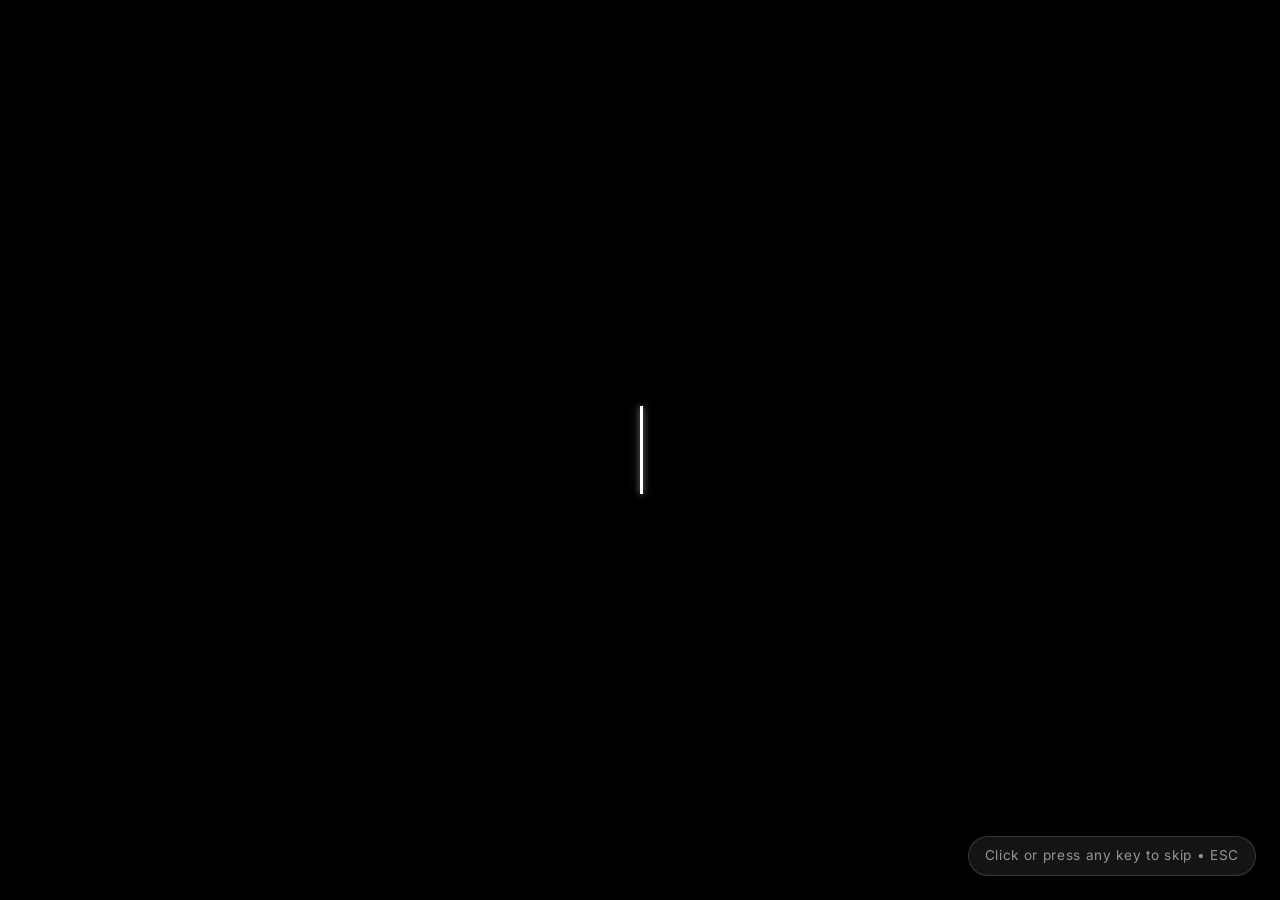
<file: frontend/index.html>
<!DOCTYPE html>
<html lang="en">
<head>
  <meta charset="UTF-8">
  <meta name="viewport" content="width=device-width, initial-scale=1.0">
  <title>typeCode — Improve Typing Speed. Master Coding Accuracy.</title>
  <meta name="description" content="typeCode is a professional typing practice platform for programmers and everyday typists.">

  <!-- Google Fonts: Inter (UI) + Playfair Display (Editorial) + JetBrains Mono -->
  <link rel="preconnect" href="https://fonts.googleapis.com">
  <link rel="preconnect" href="https://fonts.gstatic.com" crossorigin>
  <link href="https://fonts.googleapis.com/css2?family=Inter:wght@300;400;500;600;700;800&family=JetBrains+Mono:wght@400;600;700&family=Playfair+Display:ital,wght@0,400..700;1,400..700&display=swap" rel="stylesheet">

  <!-- Stylesheets -->
  <link rel="stylesheet" href="css/design-system.css">
  <link rel="stylesheet" href="css/components.css">
  <link rel="stylesheet" href="css/intro.css">
  <link rel="stylesheet" href="css/landing.css">
  <link rel="icon" type="image/svg+xml" href="favicon.svg">
</head>
<body>

  <!-- ========================================== -->
  <!-- CINEMATIC INTRO OVERLAY                    -->
  <!-- Covers full screen, pure black, auto-plays -->
  <!-- ========================================== -->
  <div id="intro-overlay" aria-hidden="true">
    <!-- Centered typing area -->
    <div id="typing-container">
      <span id="typed-text"></span><span id="cursor"></span>
    </div>
    <!-- White dot that expands into tunnel flash -->
    <div id="white-dot"></div>
    <!-- Beginner-Friendly Hint: Shows users how to skip if they don't want to wait -->
    <div id="skip-intro-hint">Click or press any key to skip &bull; ESC</div>
  </div>

  <!-- ========================================== -->
  <!-- MAIN WEBSITE (hidden until intro finishes) -->
  <!-- ========================================== -->
  <main id="main-website" class="hidden">
    <!-- Floating Orbs Backdrop (From Editorial Specification) -->
    <div class="floating-orbs-container">
      <div class="floating-orb-1"></div>
      <div class="floating-orb-2"></div>
    </div>

    <!-- Navbar -->
    <nav class="navbar" id="navbar">
      <div class="nav-logo">type<span>Code</span></div>
      <div class="nav-links">
        <a href="#features">Features</a>
        <button id="theme-toggle" class="theme-toggle" aria-label="Toggle Dark Mode">
          <!-- Moon Icon (Dark Mode) -->
          <svg class="moon-icon" xmlns="http://www.w3.org/2000/svg" width="20" height="20" viewBox="0 0 24 24" fill="none" stroke="currentColor" stroke-width="2" stroke-linecap="round" stroke-linejoin="round">
            <path d="M21 12.79A9 9 0 1 1 11.21 3 7 7 0 0 0 21 12.79z"></path>
          </svg>
          <!-- Sun Icon (Light Mode) -->
          <svg class="sun-icon" xmlns="http://www.w3.org/2000/svg" width="20" height="20" viewBox="0 0 24 24" fill="none" stroke="currentColor" stroke-width="2" stroke-linecap="round" stroke-linejoin="round">
            <circle cx="12" cy="12" r="5"></circle>
            <line x1="12" y1="1" x2="12" y2="3"></line>
            <line x1="12" y1="21" x2="12" y2="23"></line>
            <line x1="4.22" y1="4.22" x2="5.64" y2="5.64"></line>
            <line x1="18.36" y1="18.36" x2="19.78" y2="19.78"></line>
            <line x1="1" y1="12" x2="3" y2="12"></line>
            <line x1="21" y1="12" x2="23" y2="12"></line>
            <line x1="4.22" y1="19.78" x2="5.64" y2="18.36"></line>
            <line x1="18.36" y1="5.64" x2="19.78" y2="4.22"></line>
          </svg>
        </button>
        <a href="login.html" class="nav-cta" id="nav-get-started">Get Started</a>
      </div>
    </nav>

    <!-- Hero Section -->
    <section class="hero" id="hero">
      <div class="hero-content">
        <div class="hero-badge reveal-item" style="font-family:var(--font-mono);font-size:0.75rem;letter-spacing:0.06em;text-transform:uppercase;">[ Free &amp; Open Source ]</div>
        <h1 class="hero-title reveal-item">
          type<span class="accent">Code</span>
        </h1>
        <p class="editorial-quote reveal-item">
          "Precision typing meets high-contrast editorial craftsmanship."
        </p>
        <p class="hero-tagline reveal-item">
          Improve typing speed. Master coding accuracy with zero latency.
        </p>
        <div class="hero-buttons reveal-item">
          <button class="btn btn-primary" id="btn-start-typing" onclick="window.location.href='typing.html'">
            Start Typing
          </button>
          <button class="btn btn-secondary" id="btn-coding-mode" onclick="window.location.href='code-typing.html'">
            Coding Mode
          </button>
        </div>
        <div class="hero-stats reveal-item">
          <div class="stat">
            <span class="stat-number">8</span>
            <span class="stat-label">Languages</span>
          </div>
          <div class="stat-divider"></div>
          <div class="stat">
            <span class="stat-number">∞</span>
            <span class="stat-label">Practice</span>
          </div>
          <div class="stat-divider"></div>
          <div class="stat">
            <span class="stat-number">0</span>
            <span class="stat-label">Cost</span>
          </div>
        </div>
      </div>

      <!-- Floating decorative code block -->
      <div class="hero-decoration reveal-item">
        <div class="floating-code">
          <span class="code-line"><i class="kw">const</i> speed = <i class="fn">calculate</i>(wpm);</span>
          <span class="code-line"><i class="kw">if</i> (accuracy &gt; <i class="num">95</i>) {</span>
          <span class="code-line">&nbsp;&nbsp;<i class="kw">return</i> <i class="str">"excellent"</i>;</span>
          <span class="code-line">}</span>
        </div>
      </div>
    </section>

    <!-- Features Section -->
    <section class="features" id="features">
      <div class="features-grid">
        <div class="interactive-card feature-card reveal-item">
          <div class="feature-icon" style="font-family:var(--font-mono);font-size:0.9rem;font-weight:700;color:var(--text-muted);letter-spacing:0.05em;">[ 01 ]</div>
          <h3>Precision Tracking</h3>
          <p>Real-time WPM, CPM, and accuracy metrics with per-key error analysis and keyboard heatmap.</p>
        </div>
        <div class="interactive-card feature-card reveal-item">
          <div class="feature-icon" style="font-family:var(--font-mono);font-size:0.9rem;font-weight:700;color:var(--text-muted);letter-spacing:0.05em;">[ 02 ]</div>
          <h3>Code Practice</h3>
          <p>Type real code in Python, JavaScript, Java, C, C++, HTML, CSS, and SQL.</p>
        </div>
        <div class="interactive-card feature-card reveal-item">
          <div class="feature-icon" style="font-family:var(--font-mono);font-size:0.9rem;font-weight:700;color:var(--text-muted);letter-spacing:0.05em;">[ 03 ]</div>
          <h3>Smart Progress</h3>
          <p>Track your improvement over time. Your weak keys are highlighted so you know exactly what to practice.</p>
        </div>
      </div>
    </section>

    <!-- Footer -->
    <footer class="footer">
      <p>Built with precision. &copy; 2026 typeCode</p>
    </footer>
  </main>

  <!-- Scripts -->
  <script src="js/app.js"></script>
  <script src="js/intro.js"></script>
</body>
</html>
</file>
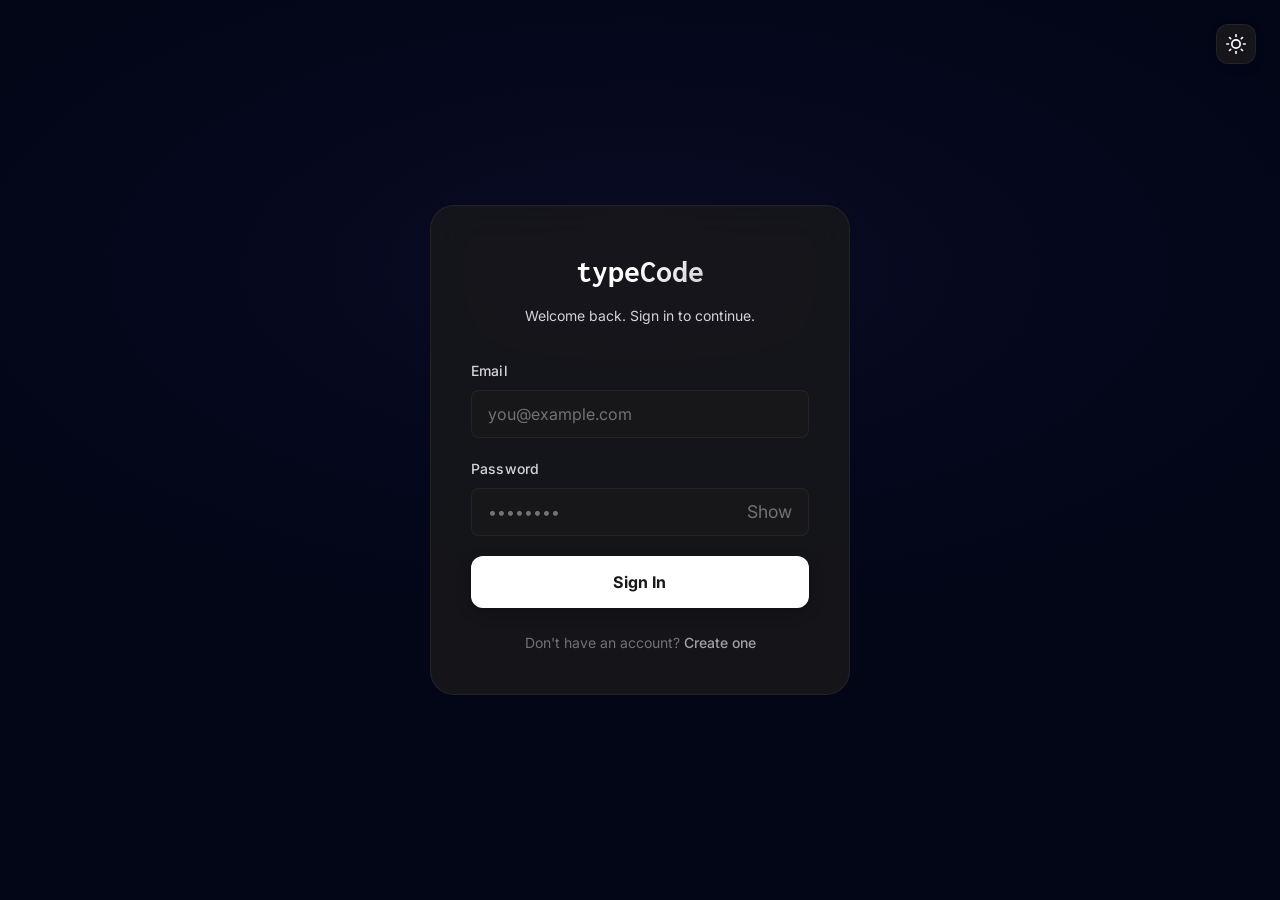
<file: frontend/admin.html>
<!DOCTYPE html>
<html lang="en" data-theme="dark">
<head>
  <meta charset="UTF-8">
  <meta name="viewport" content="width=device-width, initial-scale=1.0">
  <title>Admin Panel — typeCode</title>
  <link rel="preconnect" href="https://fonts.googleapis.com">
  <link rel="preconnect" href="https://fonts.gstatic.com" crossorigin>
  <link href="https://fonts.googleapis.com/css2?family=Inconsolata:wght@400;700&family=Inter:wght@300;400;500;600;700&display=swap" rel="stylesheet">
  <link rel="stylesheet" href="css/design-system.css">
  <link rel="stylesheet" href="css/components.css">
  <link rel="stylesheet" href="css/layout.css">
  <link rel="stylesheet" href="css/dashboard.css">
  <style>
    .admin-tabs { margin-bottom: var(--space-6); justify-content: center; }
    .admin-section { display: none; }
    .admin-section.active { display: block; }
    .admin-stat { padding: var(--space-4) var(--space-5); }
    .admin-form { max-width: 600px; }
    .content-item { display: flex; justify-content: space-between; align-items: center; padding: var(--space-3) 0; border-bottom: 1px solid var(--border-subtle); }
    .content-item:last-child { border-bottom: none; }
    .content-preview { max-width: 400px; overflow: hidden; text-overflow: ellipsis; white-space: nowrap; font-size: var(--font-size-sm); color: var(--text-secondary); }
    .content-actions { display: flex; gap: var(--space-2); }
  </style>
  <link rel="icon" type="image/svg+xml" href="favicon.svg">
</head>
<body>

  <!-- Navbar -->
  <nav class="app-navbar">
    <a href="index.html" class="app-navbar-logo">type<span>Code</span></a>
    <div class="app-navbar-nav">
      <a href="dashboard.html" class="nav-link">Dashboard</a>
      <a href="admin.html" class="nav-link active">Admin</a>
    </div>
    <div class="app-navbar-actions">
      <button id="theme-toggle" class="theme-toggle" aria-label="Toggle Dark Mode">
        <!-- Moon Icon (Dark Mode) -->
        <svg class="moon-icon" xmlns="http://www.w3.org/2000/svg" width="20" height="20" viewBox="0 0 24 24" fill="none" stroke="currentColor" stroke-width="2" stroke-linecap="round" stroke-linejoin="round">
          <path d="M21 12.79A9 9 0 1 1 11.21 3 7 7 0 0 0 21 12.79z"></path>
        </svg>
        <!-- Sun Icon (Light Mode) -->
        <svg class="sun-icon" xmlns="http://www.w3.org/2000/svg" width="20" height="20" viewBox="0 0 24 24" fill="none" stroke="currentColor" stroke-width="2" stroke-linecap="round" stroke-linejoin="round">
          <circle cx="12" cy="12" r="5"></circle>
          <line x1="12" y1="1" x2="12" y2="3"></line>
          <line x1="12" y1="21" x2="12" y2="23"></line>
          <line x1="4.22" y1="4.22" x2="5.64" y2="5.64"></line>
          <line x1="18.36" y1="18.36" x2="19.78" y2="19.78"></line>
          <line x1="1" y1="12" x2="3" y2="12"></line>
          <line x1="21" y1="12" x2="23" y2="12"></line>
          <line x1="4.22" y1="19.78" x2="5.64" y2="18.36"></line>
          <line x1="18.36" y1="5.64" x2="19.78" y2="4.22"></line>
        </svg>
      </button>
      <a href="profile.html" class="user-avatar" title="Profile">A</a>
      <button class="mobile-menu-btn" aria-label="Menu">☰</button>
    </div>
  </nav>

  <div class="page">
    <div class="page-content">

      <div class="page-header">
        <h1 class="page-title">Admin Panel</h1>
        <p class="page-subtitle">Manage users, content, and view analytics.</p>
      </div>

      <!-- Admin Tabs -->
      <div class="tabs admin-tabs" id="admin-tabs">
        <button class="tab active" data-section="analytics">Analytics</button>
        <button class="tab" data-section="users">Users</button>
        <button class="tab" data-section="texts">Texts</button>
        <button class="tab" data-section="snippets">Snippets</button>
      </div>


      <!-- Analytics Section -->
      <div class="admin-section active" id="section-analytics">
        <div class="dashboard-stats">
          <div class="card admin-stat stat-card">
            <div class="stat-value" id="admin-total-users">—</div>
            <div class="stat-label">Total Users</div>
          </div>
          <div class="card admin-stat stat-card">
            <div class="stat-value" id="admin-new-users">—</div>
            <div class="stat-label">New This Week</div>
          </div>
          <div class="card admin-stat stat-card">
            <div class="stat-value" id="admin-total-tests">—</div>
            <div class="stat-label">Total Tests</div>
          </div>
          <div class="card admin-stat stat-card">
            <div class="stat-value" id="admin-avg-wpm">—</div>
            <div class="stat-label">Avg WPM</div>
          </div>
          <div class="card admin-stat stat-card">
            <div class="stat-value" id="admin-tests-week">—</div>
            <div class="stat-label">Tests This Week</div>
          </div>
          <div class="card admin-stat stat-card">
            <div class="stat-value" id="admin-total-content">—</div>
            <div class="stat-label">Total Content</div>
          </div>
        </div>
      </div>

      <!-- Users Section -->
      <div class="admin-section" id="section-users">
        <div class="card">
          <div class="card-header">
            <h3 class="card-title">User Management</h3>
            <input class="form-input" type="text" id="user-search" placeholder="Search users..." style="max-width:240px;">
          </div>
          <div class="table-wrapper">
            <table class="data-table">
              <thead>
                <tr><th>ID</th><th>Username</th><th>Email</th><th>Role</th><th>Status</th><th>Actions</th></tr>
              </thead>
              <tbody id="users-table-body">
                <tr><td colspan="6" class="text-center text-muted" style="padding:var(--space-8);">Loading...</td></tr>
              </tbody>
            </table>
          </div>
        </div>
      </div>

      <!-- Texts Section -->
      <div class="admin-section" id="section-texts">
        <div class="card" style="margin-bottom:var(--space-6);">
          <h3 class="card-title" style="margin-bottom:var(--space-4);">Add New Text</h3>
          <form id="add-text-form" class="admin-form" novalidate>
            <div class="form-group">
              <label class="form-label">Content</label>
              <textarea class="form-input form-textarea" id="text-content" rows="4" placeholder="Enter typing text..."></textarea>
            </div>
            <div class="form-group" style="display:flex;gap:var(--space-4);">
              <div style="flex:1;">
                <label class="form-label">Difficulty</label>
                <select class="form-input form-select" id="text-difficulty">
                  <option value="beginner">Beginner</option>
                  <option value="intermediate" selected>Intermediate</option>
                  <option value="advanced">Advanced</option>
                </select>
              </div>
              <div style="flex:1;">
                <label class="form-label">Category</label>
                <input class="form-input" type="text" id="text-category" value="general">
              </div>
            </div>
            <button type="submit" class="btn btn-primary">Add Text</button>
          </form>
        </div>
        <div class="card">
          <h3 class="card-title" style="margin-bottom:var(--space-4);">Existing Texts</h3>
          <div id="texts-list"><p class="text-muted">Loading...</p></div>
        </div>
      </div>

      <!-- Snippets Section -->
      <div class="admin-section" id="section-snippets">
        <div class="card" style="margin-bottom:var(--space-6);">
          <h3 class="card-title" style="margin-bottom:var(--space-4);">Add Code Snippet</h3>
          <form id="add-snippet-form" class="admin-form" novalidate>
            <div class="form-group">
              <label class="form-label">Title</label>
              <input class="form-input" type="text" id="snippet-title" placeholder="e.g. Binary Search">
            </div>
            <div class="form-group">
              <label class="form-label">Code</label>
              <textarea class="form-input form-textarea" id="snippet-content" rows="6" placeholder="Paste code here..." style="font-family:var(--font-mono);"></textarea>
            </div>
            <div class="form-group" style="display:flex;gap:var(--space-4);">
              <div style="flex:1;">
                <label class="form-label">Language</label>
                <select class="form-input form-select" id="snippet-language">
                  <option value="python">Python</option>
                  <option value="javascript">JavaScript</option>
                  <option value="java">Java</option>
                  <option value="c">C</option>
                  <option value="cpp">C++</option>
                  <option value="html">HTML</option>
                  <option value="css">CSS</option>
                  <option value="sql">SQL</option>
                </select>
              </div>
              <div style="flex:1;">
                <label class="form-label">Difficulty</label>
                <select class="form-input form-select" id="snippet-difficulty">
                  <option value="beginner">Beginner</option>
                  <option value="intermediate" selected>Intermediate</option>
                  <option value="advanced">Advanced</option>
                </select>
              </div>
            </div>
            <button type="submit" class="btn btn-primary">Add Snippet</button>
          </form>
        </div>
        <div class="card">
          <h3 class="card-title" style="margin-bottom:var(--space-4);">Existing Snippets</h3>
          <div id="snippets-list"><p class="text-muted">Loading...</p></div>
        </div>
      </div>

    </div>
  </div>

  <script src="js/api.js"></script>
  <script src="js/app.js"></script>
  <script src="js/admin.js"></script>
</body>
</html>
</file>
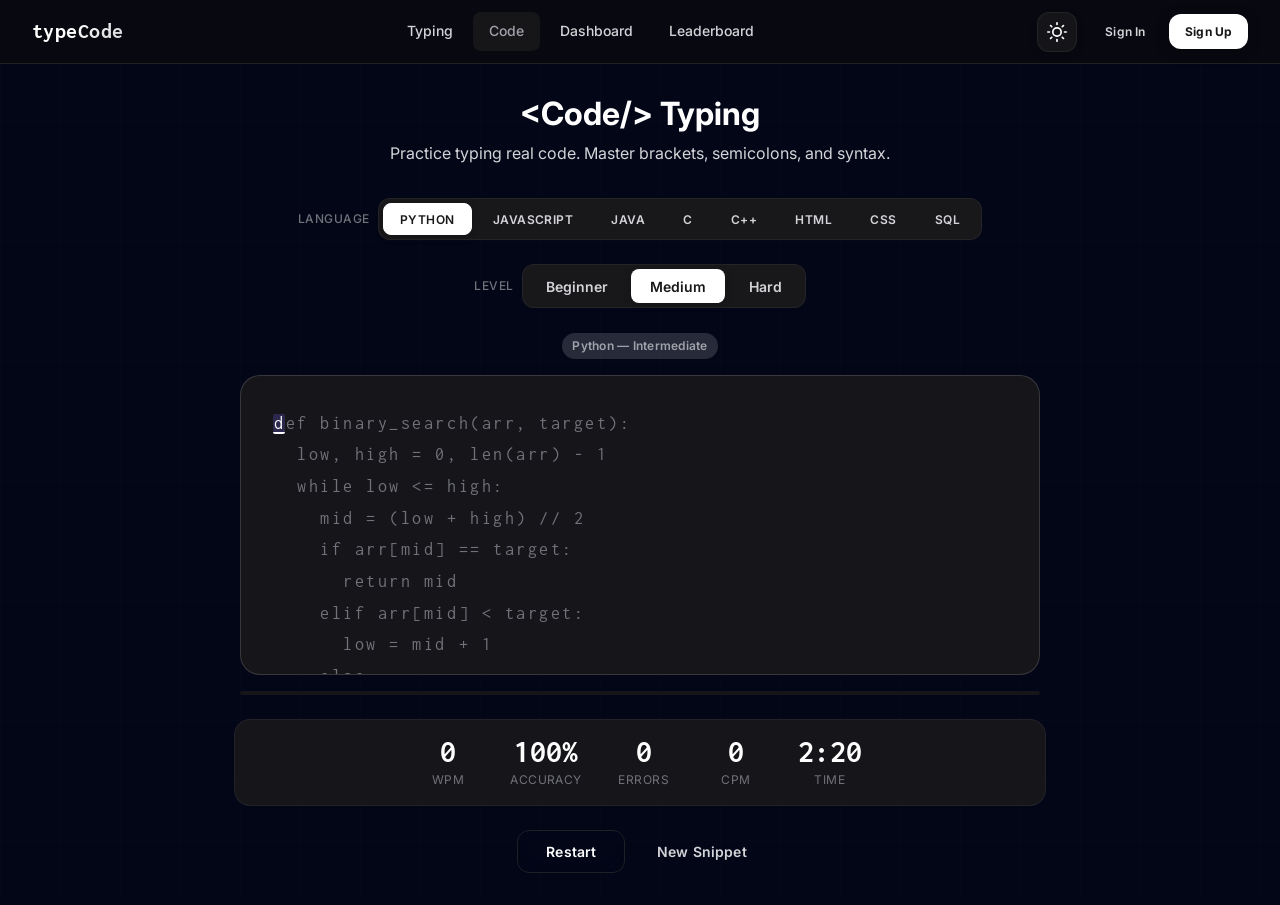
<file: frontend/code-typing.html>
<!DOCTYPE html>
<html lang="en" data-theme="dark">
<head>
  <meta charset="UTF-8">
  <meta name="viewport" content="width=device-width, initial-scale=1.0">
  <title>Code Typing — typeCode</title>
  <meta name="description" content="Practice typing real code in Python, JavaScript, Java, C++ and more.">
  <link rel="preconnect" href="https://fonts.googleapis.com">
  <link rel="preconnect" href="https://fonts.gstatic.com" crossorigin>
  <link href="https://fonts.googleapis.com/css2?family=Inconsolata:wght@400;700&family=Inter:wght@300;400;500;600;700&display=swap" rel="stylesheet">
  <link rel="stylesheet" href="css/design-system.css">
  <link rel="stylesheet" href="css/components.css">
  <link rel="stylesheet" href="css/layout.css">
  <link rel="stylesheet" href="css/typing.css">
  <link rel="icon" type="image/svg+xml" href="favicon.svg">
</head>
<body>

  <!-- Navbar -->
  <nav class="app-navbar">
    <a href="index.html" class="app-navbar-logo">type<span>Code</span></a>
    <div class="app-navbar-nav">
      <a href="typing.html" class="nav-link">Typing</a>
      <a href="code-typing.html" class="nav-link active">Code</a>
      <a href="dashboard.html" class="nav-link">Dashboard</a>
      <a href="leaderboard.html" class="nav-link">Leaderboard</a>
    </div>
    <div class="app-navbar-actions">
      <button id="theme-toggle" class="theme-toggle" aria-label="Toggle Dark Mode">
        <!-- Moon Icon (Dark Mode) -->
        <svg class="moon-icon" xmlns="http://www.w3.org/2000/svg" width="20" height="20" viewBox="0 0 24 24" fill="none" stroke="currentColor" stroke-width="2" stroke-linecap="round" stroke-linejoin="round">
          <path d="M21 12.79A9 9 0 1 1 11.21 3 7 7 0 0 0 21 12.79z"></path>
        </svg>
        <!-- Sun Icon (Light Mode) -->
        <svg class="sun-icon" xmlns="http://www.w3.org/2000/svg" width="20" height="20" viewBox="0 0 24 24" fill="none" stroke="currentColor" stroke-width="2" stroke-linecap="round" stroke-linejoin="round">
          <circle cx="12" cy="12" r="5"></circle>
          <line x1="12" y1="1" x2="12" y2="3"></line>
          <line x1="12" y1="21" x2="12" y2="23"></line>
          <line x1="4.22" y1="4.22" x2="5.64" y2="5.64"></line>
          <line x1="18.36" y1="18.36" x2="19.78" y2="19.78"></line>
          <line x1="1" y1="12" x2="3" y2="12"></line>
          <line x1="21" y1="12" x2="23" y2="12"></line>
          <line x1="4.22" y1="19.78" x2="5.64" y2="18.36"></line>
          <line x1="18.36" y1="5.64" x2="19.78" y2="4.22"></line>
        </svg>
      </button>
      <div class="nav-guest-actions" style="display:flex;gap:0.5rem;">
        <a href="login.html" class="btn btn-ghost btn-sm">Sign In</a>
        <a href="register.html" class="btn btn-primary btn-sm">Sign Up</a>
      </div>
      <div class="nav-user-actions" style="display:none;align-items:center;gap:0.75rem;">
        <a href="profile.html" class="user-avatar" title="Profile">U</a>
      </div>
      <button class="mobile-menu-btn" aria-label="Menu">☰</button>
    </div>
  </nav>

  <!-- Main Content -->
  <div class="page">
    <div class="page-content page-content-md">

      <div class="page-header text-center">
        <h1 class="page-title">&lt;Code/&gt; Typing</h1>
        <p class="page-subtitle">Practice typing real code. Master brackets, semicolons, and syntax.</p>
      </div>

      <!-- Language Selector -->
      <div class="typing-config">
        <div class="config-group">
          <span class="config-label">Language</span>
          <div class="language-selector" id="language-selector">
            <button class="lang-btn active" data-language="python">Python</button>
            <button class="lang-btn" data-language="javascript">JavaScript</button>
            <button class="lang-btn" data-language="java">Java</button>
            <button class="lang-btn" data-language="c">C</button>
            <button class="lang-btn" data-language="cpp">C++</button>
            <button class="lang-btn" data-language="html">HTML</button>
            <button class="lang-btn" data-language="css">CSS</button>
            <button class="lang-btn" data-language="sql">SQL</button>
          </div>
        </div>
      </div>

      <div class="typing-config">
        <div class="config-group">
          <span class="config-label">Level</span>
          <div class="tabs" id="code-difficulty-tabs">
            <button class="tab" data-difficulty="beginner">Beginner</button>
            <button class="tab active" data-difficulty="intermediate">Medium</button>
            <button class="tab" data-difficulty="advanced">Hard</button>
          </div>
        </div>
      </div>

      <!-- Code snippet title -->
      <div class="text-center" style="margin-bottom:var(--space-4);">
        <span class="badge badge-accent" id="snippet-title">Python — Beginner</span>
      </div>

      <!-- Typing Area -->
      <div class="typing-area" id="typing-area">
        <input type="text" class="typing-input" id="typing-input"
               autocomplete="off" autocorrect="off" autocapitalize="off" spellcheck="false">
        <div class="text-display code-text-display" id="text-display">
          <span class="typing-focus-hint">Click here or start typing...</span>
        </div>
        <div class="typing-progress">
          <div class="typing-progress-bar" id="progress-bar"></div>
        </div>
      </div>

      <!-- Live Stats -->
      <div class="stats-bar">
        <div class="stats-item">
          <span class="stats-value" id="wpm-value">0</span>
          <span class="stats-label">WPM</span>
        </div>
        <div class="stats-item">
          <span class="stats-value" id="accuracy-value">100%</span>
          <span class="stats-label">Accuracy</span>
        </div>
        <div class="stats-item">
          <span class="stats-value" id="error-value">0</span>
          <span class="stats-label">Errors</span>
        </div>
        <div class="stats-item">
          <span class="stats-value" id="cpm-value">0</span>
          <span class="stats-label">CPM</span>
        </div>
        <div class="stats-item">
          <span class="stats-value" id="timer-value">∞</span>
          <span class="stats-label">Time</span>
        </div>
      </div>

      <div class="typing-actions">
        <button class="btn btn-secondary" id="restart-btn">Restart</button>
        <button class="btn btn-ghost" id="new-snippet-btn">New Snippet</button>
      </div>

    </div>
  </div>

  <!-- Result Overlay -->
  <div class="result-overlay" id="result-overlay">
    <div class="result-card">
      <button class="result-close-btn" id="result-close-btn" aria-label="Close">&times;</button>
      <div class="result-header">
        <h2 class="result-title">Code Complete</h2>
        <p class="result-subtitle">Here is your coding speed</p>
      </div>

      <!-- Horizontal Split Grid (WPM Hero Left, 3x2 Stats Grid Right) -->
      <div class="result-body-split">
        <div class="result-wpm-hero">
          <div class="result-wpm-value" id="result-wpm">0</div>
          <div class="result-wpm-label">Words Per Minute</div>
        </div>

        <div class="result-stats-grid">
          <div class="result-stat">
            <div class="result-stat-value" id="result-net-wpm">0</div>
            <div class="result-stat-label">Net WPM</div>
          </div>
          <div class="result-stat">
            <div class="result-stat-value" id="result-accuracy">0%</div>
            <div class="result-stat-label">Accuracy</div>
          </div>
          <div class="result-stat">
            <div class="result-stat-value" id="result-cpm">0</div>
            <div class="result-stat-label">CPM</div>
          </div>
          <div class="result-stat">
            <div class="result-stat-value" id="result-consistency">0%</div>
            <div class="result-stat-label">Consistency</div>
          </div>
          <div class="result-stat">
            <div class="result-stat-value" id="result-correct">0</div>
            <div class="result-stat-label">Correct</div>
          </div>
          <div class="result-stat">
            <div class="result-stat-value" id="result-incorrect">0</div>
            <div class="result-stat-label">Errors</div>
          </div>
        </div>
      </div>

      <!-- Hidden time element needed by engine (or displayed gracefully) -->
      <div id="result-time" style="display:none;">0:00</div>

      <!-- Weak Keys -->
      <div class="result-errors-section">
        <div class="result-section-title">Keys to Practice</div>
        <div class="error-keys-grid" id="result-error-keys"></div>
      </div>

      <!-- Actions -->
      <div class="result-actions">
        <button class="btn btn-secondary" id="result-new-btn">New Snippet</button>
        <button class="btn btn-primary" id="result-restart-btn">Try Again</button>
      </div>
    </div>
  </div>


  <script src="js/api.js"></script>
  <script src="js/app.js"></script>
  <script src="js/typing-engine.js"></script>
  <script src="js/code-typing.js"></script>
</body>
</html>
</file>
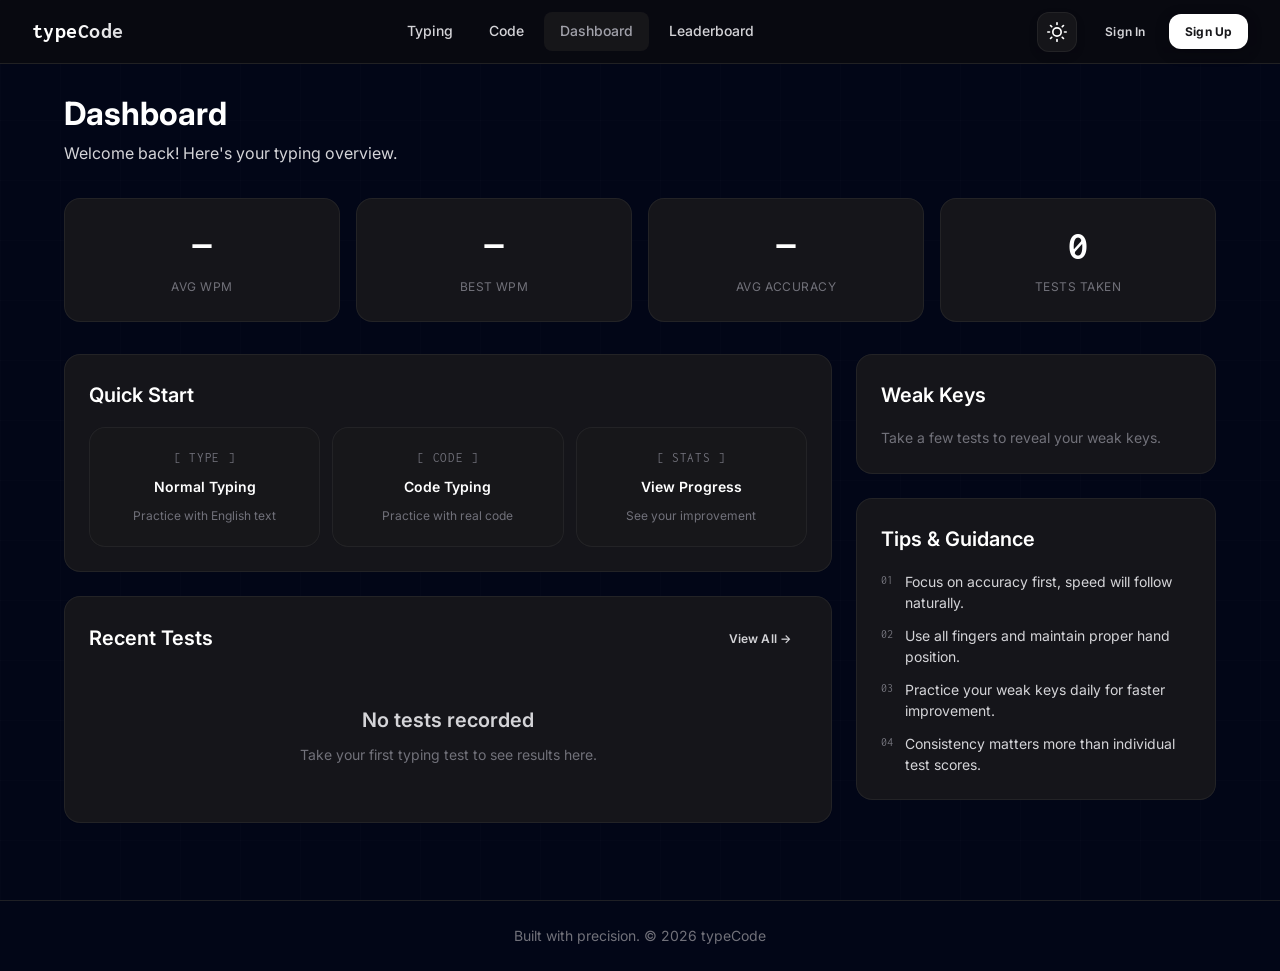
<file: frontend/dashboard.html>
<!DOCTYPE html>
<html lang="en" data-theme="dark">
<head>
  <meta charset="UTF-8">
  <meta name="viewport" content="width=device-width, initial-scale=1.0">
  <title>Dashboard — typeCode</title>
  <link rel="preconnect" href="https://fonts.googleapis.com">
  <link rel="preconnect" href="https://fonts.gstatic.com" crossorigin>
  <link href="https://fonts.googleapis.com/css2?family=Inconsolata:wght@400;700&family=Inter:wght@300;400;500;600;700&display=swap" rel="stylesheet">
  <link rel="stylesheet" href="css/design-system.css">
  <link rel="stylesheet" href="css/components.css">
  <link rel="stylesheet" href="css/layout.css">
  <link rel="stylesheet" href="css/dashboard.css">
  <link rel="icon" type="image/svg+xml" href="favicon.svg">
</head>
<body>

  <!-- Navbar -->
  <nav class="app-navbar">
    <a href="index.html" class="app-navbar-logo">type<span>Code</span></a>
    <div class="app-navbar-nav">
      <a href="typing.html" class="nav-link">Typing</a>
      <a href="code-typing.html" class="nav-link">Code</a>
      <a href="dashboard.html" class="nav-link active">Dashboard</a>
      <a href="leaderboard.html" class="nav-link">Leaderboard</a>
    </div>
    <div class="app-navbar-actions">
      <button id="theme-toggle" class="theme-toggle" aria-label="Toggle Dark Mode">
        <!-- Moon Icon (Dark Mode) -->
        <svg class="moon-icon" xmlns="http://www.w3.org/2000/svg" width="20" height="20" viewBox="0 0 24 24" fill="none" stroke="currentColor" stroke-width="2" stroke-linecap="round" stroke-linejoin="round">
          <path d="M21 12.79A9 9 0 1 1 11.21 3 7 7 0 0 0 21 12.79z"></path>
        </svg>
        <!-- Sun Icon (Light Mode) -->
        <svg class="sun-icon" xmlns="http://www.w3.org/2000/svg" width="20" height="20" viewBox="0 0 24 24" fill="none" stroke="currentColor" stroke-width="2" stroke-linecap="round" stroke-linejoin="round">
          <circle cx="12" cy="12" r="5"></circle>
          <line x1="12" y1="1" x2="12" y2="3"></line>
          <line x1="12" y1="21" x2="12" y2="23"></line>
          <line x1="4.22" y1="4.22" x2="5.64" y2="5.64"></line>
          <line x1="18.36" y1="18.36" x2="19.78" y2="19.78"></line>
          <line x1="1" y1="12" x2="3" y2="12"></line>
          <line x1="21" y1="12" x2="23" y2="12"></line>
          <line x1="4.22" y1="19.78" x2="5.64" y2="18.36"></line>
          <line x1="18.36" y1="5.64" x2="19.78" y2="4.22"></line>
        </svg>
      </button>
      <div class="nav-guest-actions" style="display:flex;gap:0.5rem;">
        <a href="login.html" class="btn btn-ghost btn-sm">Sign In</a>
        <a href="register.html" class="btn btn-primary btn-sm">Sign Up</a>
      </div>
      <div class="nav-user-actions" style="display:none;align-items:center;gap:0.75rem;">
        <a href="profile.html" class="user-avatar" title="Profile">U</a>
      </div>
      <button class="mobile-menu-btn" aria-label="Menu">☰</button>
    </div>
  </nav>

  <!-- Page Content -->
  <div class="page">
    <div class="page-content">

      <!-- Page Header -->
      <div class="page-header">
        <h1 class="page-title">Dashboard</h1>
        <p class="page-subtitle">Welcome back! Here's your typing overview.</p>
      </div>

      <!-- Stat Cards -->
      <div class="dashboard-stats">
        <div class="card stat-card">
          <div class="stat-value" id="dash-avg-wpm">—</div>
          <div class="stat-label">Avg WPM</div>
        </div>
        <div class="card stat-card">
          <div class="stat-value" id="dash-best-wpm">—</div>
          <div class="stat-label">Best WPM</div>
        </div>
        <div class="card stat-card">
          <div class="stat-value" id="dash-avg-accuracy">—</div>
          <div class="stat-label">Avg Accuracy</div>
        </div>
        <div class="card stat-card">
          <div class="stat-value" id="dash-tests-taken">0</div>
          <div class="stat-label">Tests Taken</div>
        </div>
      </div>

      <!-- Main Grid -->
      <div class="dashboard-main">

        <!-- Left: Recent Tests + Quick Actions -->
        <div class="dashboard-left">

          <!-- Quick Start -->
          <div class="card" style="margin-bottom:var(--space-6);">
            <div class="card-header">
              <h3 class="card-title">Quick Start</h3>
            </div>
            <div class="quick-actions">
              <a href="typing.html" class="quick-action-card">
                <span class="qa-icon" style="font-family:var(--font-mono);font-size:0.8rem;letter-spacing:0.05em;color:var(--text-muted);">[ TYPE ]</span>
                <span class="qa-label">Normal Typing</span>
                <span class="qa-desc">Practice with English text</span>
              </a>
              <a href="code-typing.html" class="quick-action-card">
                <span class="qa-icon" style="font-family:var(--font-mono);font-size:0.8rem;letter-spacing:0.05em;color:var(--text-muted);">[ CODE ]</span>
                <span class="qa-label">Code Typing</span>
                <span class="qa-desc">Practice with real code</span>
              </a>
              <a href="progress.html" class="quick-action-card">
                <span class="qa-icon" style="font-family:var(--font-mono);font-size:0.8rem;letter-spacing:0.05em;color:var(--text-muted);">[ STATS ]</span>
                <span class="qa-label">View Progress</span>
                <span class="qa-desc">See your improvement</span>
              </a>
            </div>
          </div>

          <!-- Recent Results -->
          <div class="card">
            <div class="card-header">
              <h3 class="card-title">Recent Tests</h3>
              <a href="progress.html" class="btn btn-ghost btn-sm">View All →</a>
            </div>
            <div id="recent-tests">
              <div class="empty-state" style="padding:var(--space-8) 0;">
                <div class="empty-state-title">No tests recorded</div>
                <div class="empty-state-text">Take your first typing test to see results here.</div>
              </div>
            </div>
          </div>
        </div>

        <!-- Right: Weak Keys + Tips -->
        <div class="dashboard-right">

          <!-- Weak Keys Summary -->
          <div class="card" style="margin-bottom:var(--space-6);">
            <div class="card-header">
              <h3 class="card-title">Weak Keys</h3>
            </div>
            <div id="weak-keys-summary">
              <p class="text-muted" style="font-size:var(--font-size-sm);">
                Take a few tests to reveal your weak keys.
              </p>
            </div>
          </div>

          <!-- Tips -->
          <div class="card">
            <div class="card-header">
              <h3 class="card-title">Tips &amp; Guidance</h3>
            </div>
            <div class="tips-list">
              <div class="tip-item">
                <span class="tip-icon" style="font-family:var(--font-mono);font-size:0.75rem;color:var(--text-muted);">01</span>
                <span>Focus on accuracy first, speed will follow naturally.</span>
              </div>
              <div class="tip-item">
                <span class="tip-icon" style="font-family:var(--font-mono);font-size:0.75rem;color:var(--text-muted);">02</span>
                <span>Use all fingers and maintain proper hand position.</span>
              </div>
              <div class="tip-item">
                <span class="tip-icon" style="font-family:var(--font-mono);font-size:0.75rem;color:var(--text-muted);">03</span>
                <span>Practice your weak keys daily for faster improvement.</span>
              </div>
              <div class="tip-item">
                <span class="tip-icon" style="font-family:var(--font-mono);font-size:0.75rem;color:var(--text-muted);">04</span>
                <span>Consistency matters more than individual test scores.</span>
              </div>
            </div>
          </div>
        </div>
      </div>

    </div>
  </div>

  <footer class="app-footer">
    <p>Built with precision. &copy; 2026 typeCode</p>
  </footer>

  <script src="js/api.js"></script>
  <script src="js/app.js"></script>
  <script src="js/dashboard.js"></script>
</body>
</html>
</file>
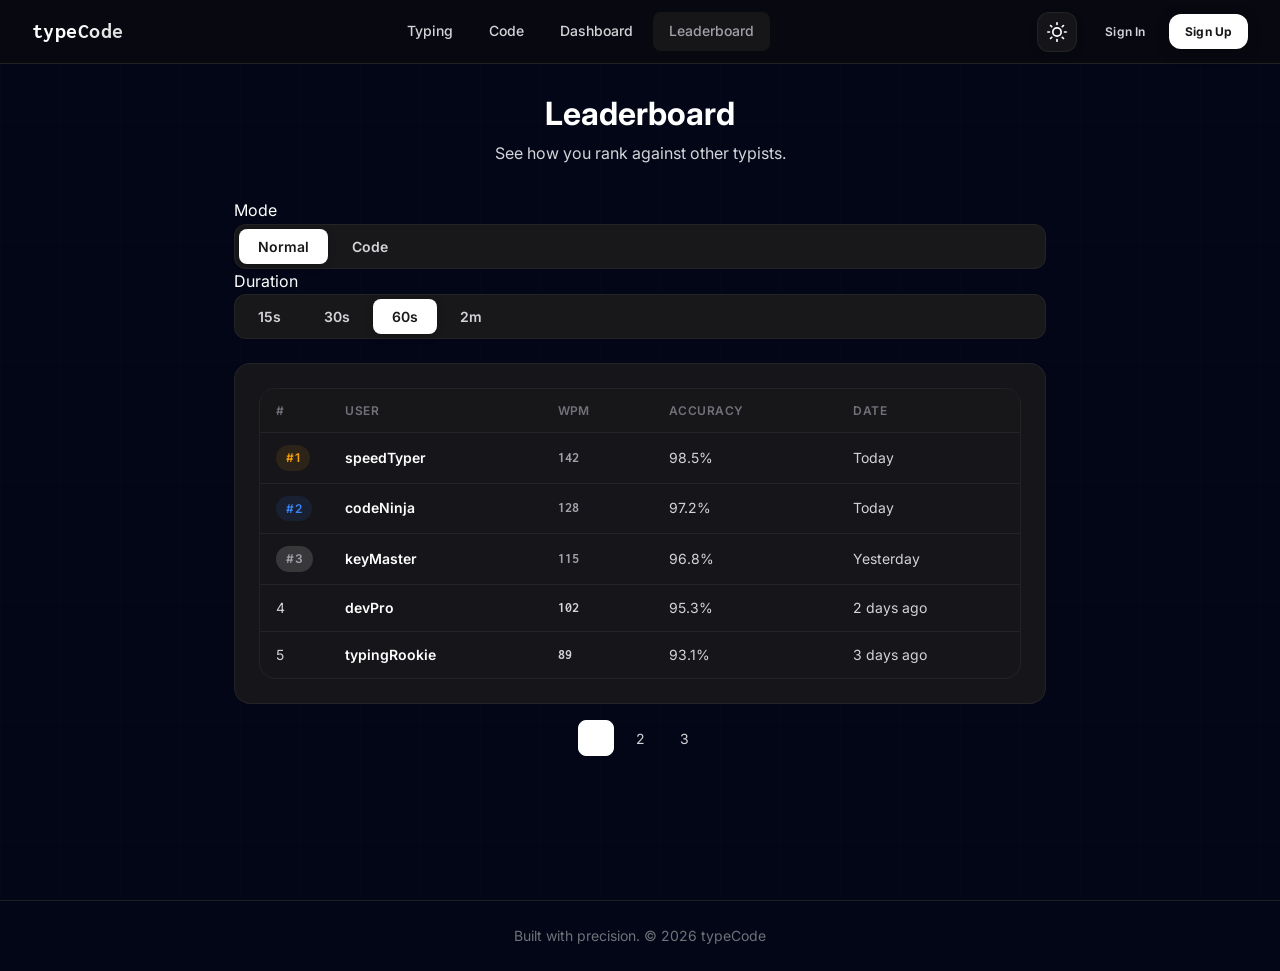
<file: frontend/leaderboard.html>
<!DOCTYPE html>
<html lang="en" data-theme="dark">
<head>
  <meta charset="UTF-8">
  <meta name="viewport" content="width=device-width, initial-scale=1.0">
  <title>Leaderboard — typeCode</title>
  <link rel="preconnect" href="https://fonts.googleapis.com">
  <link rel="preconnect" href="https://fonts.gstatic.com" crossorigin>
  <link href="https://fonts.googleapis.com/css2?family=Inconsolata:wght@400;700&family=Inter:wght@300;400;500;600;700&display=swap" rel="stylesheet">
  <link rel="stylesheet" href="css/design-system.css">
  <link rel="stylesheet" href="css/components.css">
  <link rel="stylesheet" href="css/layout.css">
  <link rel="icon" type="image/svg+xml" href="favicon.svg">
</head>
<body>

  <!-- Navbar -->
  <nav class="app-navbar">
    <a href="index.html" class="app-navbar-logo">type<span>Code</span></a>
    <div class="app-navbar-nav">
      <a href="typing.html" class="nav-link">Typing</a>
      <a href="code-typing.html" class="nav-link">Code</a>
      <a href="dashboard.html" class="nav-link">Dashboard</a>
      <a href="leaderboard.html" class="nav-link active">Leaderboard</a>
    </div>
    <div class="app-navbar-actions">
      <button id="theme-toggle" class="theme-toggle" aria-label="Toggle Dark Mode">
        <!-- Moon Icon (Dark Mode) -->
        <svg class="moon-icon" xmlns="http://www.w3.org/2000/svg" width="20" height="20" viewBox="0 0 24 24" fill="none" stroke="currentColor" stroke-width="2" stroke-linecap="round" stroke-linejoin="round">
          <path d="M21 12.79A9 9 0 1 1 11.21 3 7 7 0 0 0 21 12.79z"></path>
        </svg>
        <!-- Sun Icon (Light Mode) -->
        <svg class="sun-icon" xmlns="http://www.w3.org/2000/svg" width="20" height="20" viewBox="0 0 24 24" fill="none" stroke="currentColor" stroke-width="2" stroke-linecap="round" stroke-linejoin="round">
          <circle cx="12" cy="12" r="5"></circle>
          <line x1="12" y1="1" x2="12" y2="3"></line>
          <line x1="12" y1="21" x2="12" y2="23"></line>
          <line x1="4.22" y1="4.22" x2="5.64" y2="5.64"></line>
          <line x1="18.36" y1="18.36" x2="19.78" y2="19.78"></line>
          <line x1="1" y1="12" x2="3" y2="12"></line>
          <line x1="21" y1="12" x2="23" y2="12"></line>
          <line x1="4.22" y1="19.78" x2="5.64" y2="18.36"></line>
          <line x1="18.36" y1="5.64" x2="19.78" y2="4.22"></line>
        </svg>
      </button>
      <div class="nav-guest-actions" style="display:flex;gap:0.5rem;">
        <a href="login.html" class="btn btn-ghost btn-sm">Sign In</a>
        <a href="register.html" class="btn btn-primary btn-sm">Sign Up</a>
      </div>
      <div class="nav-user-actions" style="display:none;align-items:center;gap:0.75rem;">
        <a href="profile.html" class="user-avatar" title="Profile">U</a>
      </div>
      <button class="mobile-menu-btn" aria-label="Menu">☰</button>
    </div>
  </nav>

  <!-- Page Content -->
  <div class="page">
    <div class="page-content page-content-md">

      <div class="page-header text-center">
        <h1 class="page-title">Leaderboard</h1>
        <p class="page-subtitle">See how you rank against other typists.</p>
      </div>

      <!-- Filters -->
      <div class="typing-config" style="margin-bottom:var(--space-6);">
        <div class="config-group">
          <span class="config-label">Mode</span>
          <div class="tabs" id="lb-mode-tabs">
            <button class="tab active" data-mode="normal">Normal</button>
            <button class="tab" data-mode="programmer">Code</button>
          </div>
        </div>
        <div class="config-group">
          <span class="config-label">Duration</span>
          <div class="tabs" id="lb-duration-tabs">
            <button class="tab" data-duration="15">15s</button>
            <button class="tab" data-duration="30">30s</button>
            <button class="tab active" data-duration="60">60s</button>
            <button class="tab" data-duration="120">2m</button>
          </div>
        </div>
      </div>

      <!-- Leaderboard Table -->
      <div class="card">
        <div class="table-wrapper">
          <table class="data-table">
            <thead>
              <tr>
                <th style="width:60px;">#</th>
                <th>User</th>
                <th>WPM</th>
                <th>Accuracy</th>
                <th>Date</th>
              </tr>
            </thead>
            <tbody id="leaderboard-body">
              <!-- Sample data (will be replaced by API data) -->
              <tr>
                <td><span class="badge badge-warning">#1</span></td>
                <td style="font-weight:600;color:var(--text-primary);">speedTyper</td>
                <td style="font-family:var(--font-mono);font-weight:700;color:var(--accent-light);">142</td>
                <td>98.5%</td>
                <td>Today</td>
              </tr>
              <tr>
                <td><span class="badge badge-info">#2</span></td>
                <td style="font-weight:600;color:var(--text-primary);">codeNinja</td>
                <td style="font-family:var(--font-mono);font-weight:700;color:var(--accent-light);">128</td>
                <td>97.2%</td>
                <td>Today</td>
              </tr>
              <tr>
                <td><span class="badge badge-accent">#3</span></td>
                <td style="font-weight:600;color:var(--text-primary);">keyMaster</td>
                <td style="font-family:var(--font-mono);font-weight:700;color:var(--accent-light);">115</td>
                <td>96.8%</td>
                <td>Yesterday</td>
              </tr>
              <tr>
                <td>4</td>
                <td style="font-weight:600;color:var(--text-primary);">devPro</td>
                <td style="font-family:var(--font-mono);font-weight:700;">102</td>
                <td>95.3%</td>
                <td>2 days ago</td>
              </tr>
              <tr>
                <td>5</td>
                <td style="font-weight:600;color:var(--text-primary);">typingRookie</td>
                <td style="font-family:var(--font-mono);font-weight:700;">89</td>
                <td>93.1%</td>
                <td>3 days ago</td>
              </tr>
            </tbody>
          </table>
        </div>
      </div>

      <!-- Pagination -->
      <div class="pagination" id="leaderboard-pagination">
        <button class="page-btn active">1</button>
        <button class="page-btn">2</button>
        <button class="page-btn">3</button>
      </div>

    </div>
  </div>

  <footer class="app-footer">
    <p>Built with precision. &copy; 2026 typeCode</p>
  </footer>

  <script src="js/api.js"></script>
  <script src="js/app.js"></script>
  <script src="js/leaderboard.js"></script>
</body>
</html>
</file>
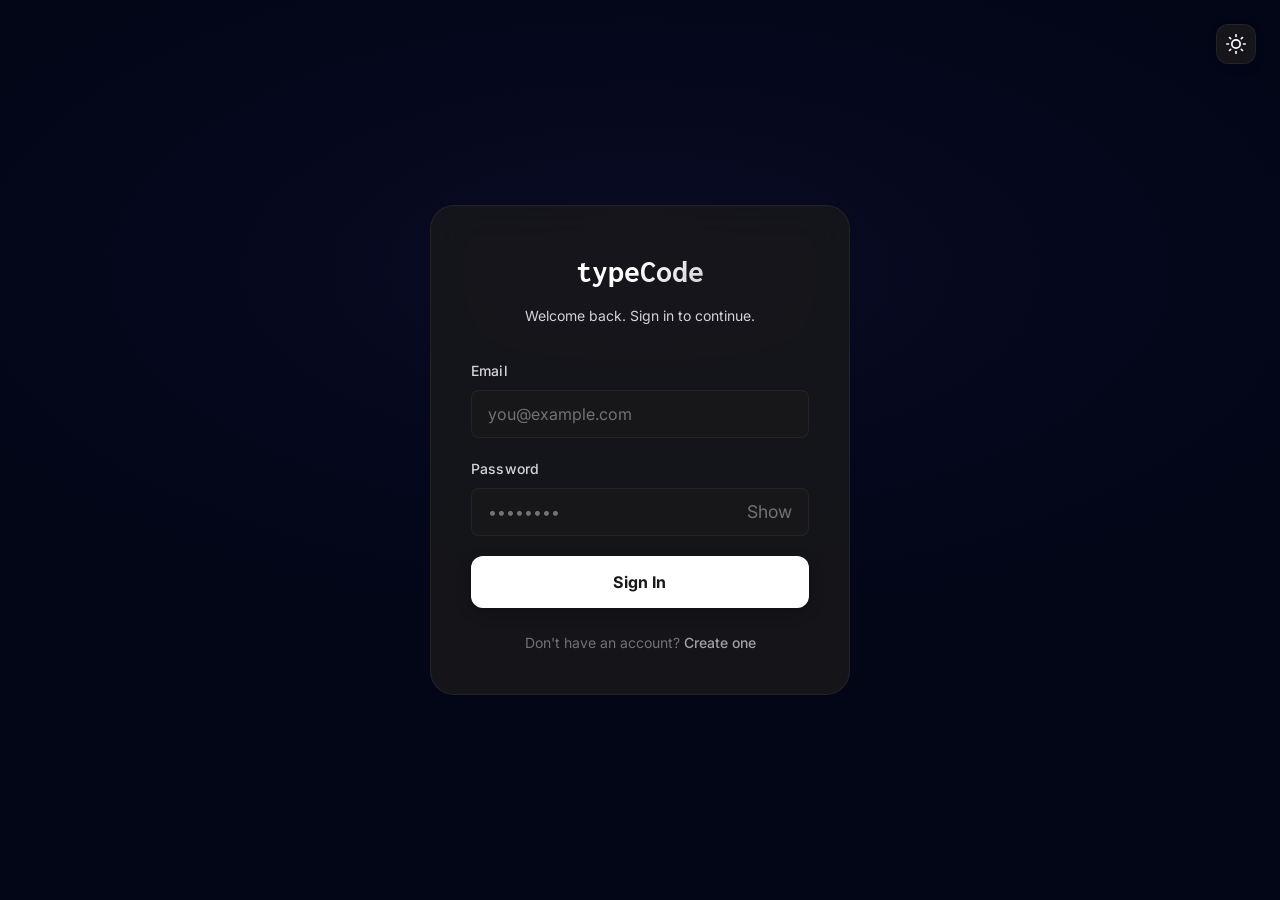
<file: frontend/login.html>
<!DOCTYPE html>
<html lang="en" data-theme="dark">
<head>
  <meta charset="UTF-8">
  <meta name="viewport" content="width=device-width, initial-scale=1.0">
  <title>Login — typeCode</title>
  <meta name="description" content="Login to your typeCode account and continue improving your typing speed.">
  <link rel="preconnect" href="https://fonts.googleapis.com">
  <link rel="preconnect" href="https://fonts.gstatic.com" crossorigin>
  <link href="https://fonts.googleapis.com/css2?family=Inconsolata:wght@400;700&family=Inter:wght@300;400;500;600;700&display=swap" rel="stylesheet">
  <link rel="stylesheet" href="css/design-system.css">
  <link rel="stylesheet" href="css/components.css">
  <link rel="stylesheet" href="css/layout.css">
  <link rel="icon" type="image/svg+xml" href="favicon.svg">
</head>
<body>

  <div class="auth-page">
    <div style="position: absolute; top: var(--space-6); right: var(--space-6); z-index: 10;">
      <button id="theme-toggle" class="theme-toggle" aria-label="Toggle Dark Mode">
        <!-- Moon Icon (Dark Mode) -->
        <svg class="moon-icon" xmlns="http://www.w3.org/2000/svg" width="20" height="20" viewBox="0 0 24 24" fill="none" stroke="currentColor" stroke-width="2" stroke-linecap="round" stroke-linejoin="round">
          <path d="M21 12.79A9 9 0 1 1 11.21 3 7 7 0 0 0 21 12.79z"></path>
        </svg>
        <!-- Sun Icon (Light Mode) -->
        <svg class="sun-icon" xmlns="http://www.w3.org/2000/svg" width="20" height="20" viewBox="0 0 24 24" fill="none" stroke="currentColor" stroke-width="2" stroke-linecap="round" stroke-linejoin="round">
          <circle cx="12" cy="12" r="5"></circle>
          <line x1="12" y1="1" x2="12" y2="3"></line>
          <line x1="12" y1="21" x2="12" y2="23"></line>
          <line x1="4.22" y1="4.22" x2="5.64" y2="5.64"></line>
          <line x1="18.36" y1="18.36" x2="19.78" y2="19.78"></line>
          <line x1="1" y1="12" x2="3" y2="12"></line>
          <line x1="21" y1="12" x2="23" y2="12"></line>
          <line x1="4.22" y1="19.78" x2="5.64" y2="18.36"></line>
          <line x1="18.36" y1="5.64" x2="19.78" y2="4.22"></line>
        </svg>
      </button>
    </div>
    <!-- Background decoration -->
    <div class="auth-bg-grid"></div>

    <div class="auth-card">
      <!-- Logo -->
      <div class="auth-logo">
        <a href="index.html" style="text-decoration:none;color:inherit;">type<span>Code</span></a>
      </div>
      <p class="auth-subtitle">Welcome back. Sign in to continue.</p>

      <!-- Login Form -->
      <form id="login-form" novalidate>
        <div class="form-group">
          <label class="form-label" for="login-email">Email</label>
          <input class="form-input" type="email" id="login-email"
                 placeholder="you@example.com" autocomplete="email" required>
          <span class="form-error">Please enter a valid email address</span>
        </div>

        <div class="form-group">
          <label class="form-label" for="login-password">Password</label>
          <div class="password-field">
            <input class="form-input" type="password" id="login-password"
                   placeholder="••••••••" autocomplete="current-password" required>
            <button type="button" class="password-toggle" aria-label="Toggle password visibility">Show</button>
          </div>
          <span class="form-error">Password must be at least 6 characters</span>
        </div>

        <button type="submit" class="btn btn-primary btn-full btn-lg" id="login-submit">
          Sign In
        </button>
      </form>

      <!-- Footer -->
      <div class="auth-footer">
        Don't have an account? <a href="register.html">Create one</a>
      </div>
    </div>
  </div>

  <script src="js/api.js"></script>
  <script src="js/app.js"></script>
  <script src="js/auth.js"></script>
</body>
</html>
</file>
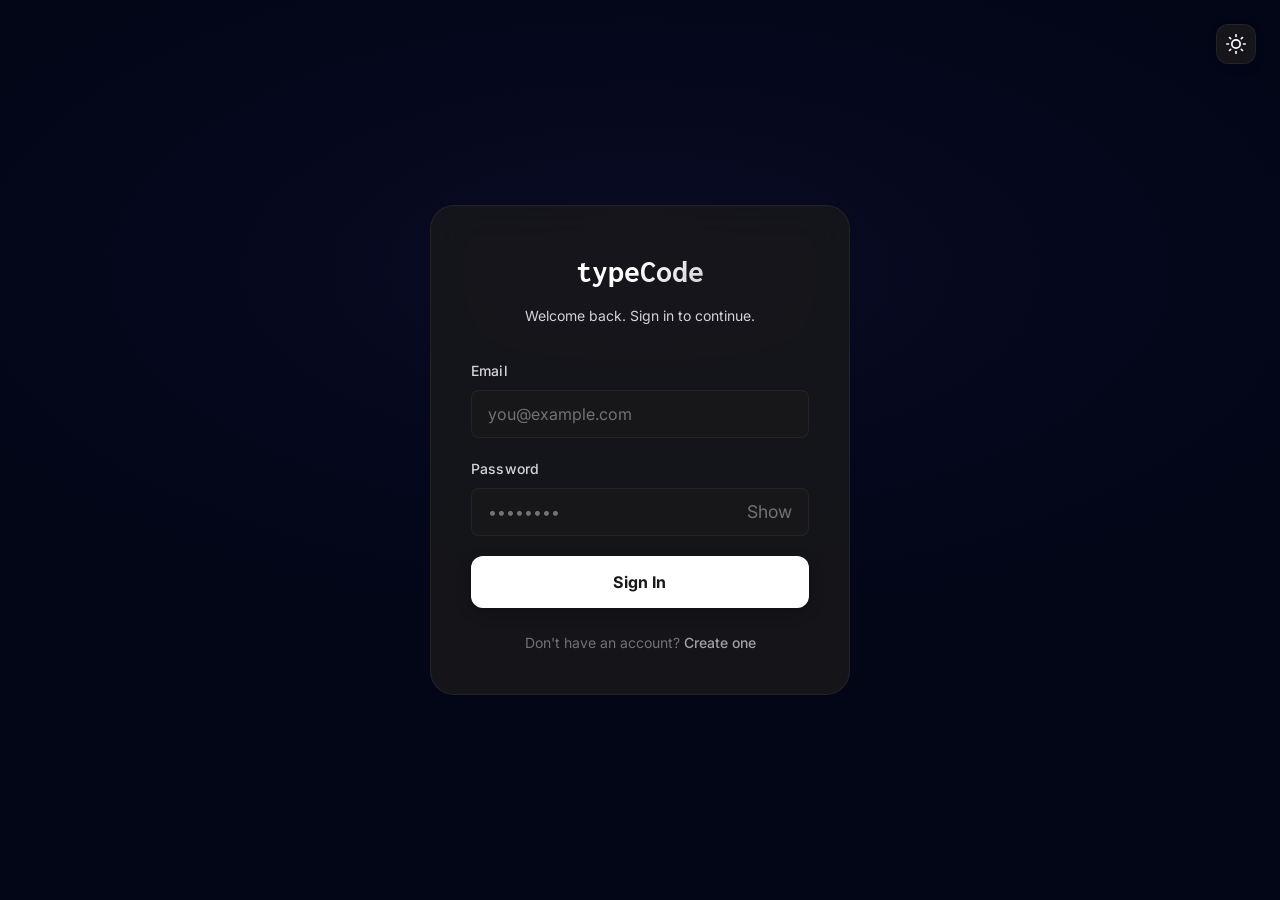
<file: frontend/profile.html>
<!DOCTYPE html>
<html lang="en" data-theme="dark">
<head>
  <meta charset="UTF-8">
  <meta name="viewport" content="width=device-width, initial-scale=1.0">
  <title>Profile — typeCode</title>
  <link rel="preconnect" href="https://fonts.googleapis.com">
  <link rel="preconnect" href="https://fonts.gstatic.com" crossorigin>
  <link href="https://fonts.googleapis.com/css2?family=Inconsolata:wght@400;700&family=Inter:wght@300;400;500;600;700&display=swap" rel="stylesheet">
  <link rel="stylesheet" href="css/design-system.css">
  <link rel="stylesheet" href="css/components.css">
  <link rel="stylesheet" href="css/layout.css">
  <link rel="icon" type="image/svg+xml" href="favicon.svg">
</head>
<body>

  <!-- Navbar -->
  <nav class="app-navbar">
    <a href="index.html" class="app-navbar-logo">type<span>Code</span></a>
    <div class="app-navbar-nav">
      <a href="typing.html" class="nav-link">Typing</a>
      <a href="code-typing.html" class="nav-link">Code</a>
      <a href="dashboard.html" class="nav-link">Dashboard</a>
      <a href="leaderboard.html" class="nav-link">Leaderboard</a>
    </div>
    <div class="app-navbar-actions">
      <button id="theme-toggle" class="theme-toggle" aria-label="Toggle Dark Mode">
        <!-- Moon Icon (Dark Mode) -->
        <svg class="moon-icon" xmlns="http://www.w3.org/2000/svg" width="20" height="20" viewBox="0 0 24 24" fill="none" stroke="currentColor" stroke-width="2" stroke-linecap="round" stroke-linejoin="round">
          <path d="M21 12.79A9 9 0 1 1 11.21 3 7 7 0 0 0 21 12.79z"></path>
        </svg>
        <!-- Sun Icon (Light Mode) -->
        <svg class="sun-icon" xmlns="http://www.w3.org/2000/svg" width="20" height="20" viewBox="0 0 24 24" fill="none" stroke="currentColor" stroke-width="2" stroke-linecap="round" stroke-linejoin="round">
          <circle cx="12" cy="12" r="5"></circle>
          <line x1="12" y1="1" x2="12" y2="3"></line>
          <line x1="12" y1="21" x2="12" y2="23"></line>
          <line x1="4.22" y1="4.22" x2="5.64" y2="5.64"></line>
          <line x1="18.36" y1="18.36" x2="19.78" y2="19.78"></line>
          <line x1="1" y1="12" x2="3" y2="12"></line>
          <line x1="21" y1="12" x2="23" y2="12"></line>
          <line x1="4.22" y1="19.78" x2="5.64" y2="18.36"></line>
          <line x1="18.36" y1="5.64" x2="19.78" y2="4.22"></line>
        </svg>
      </button>
      <div class="nav-user-actions" style="display:flex;align-items:center;gap:0.75rem;">
        <a href="profile.html" class="user-avatar" title="Profile">U</a>
      </div>
      <button class="mobile-menu-btn" aria-label="Menu">☰</button>
    </div>
  </nav>

  <div class="page">
    <div class="page-content page-content-sm">

      <div class="page-header text-center">
        <h1 class="page-title">Profile</h1>
      </div>

      <!-- Profile Card -->
      <div class="card" style="text-align:center;margin-bottom:var(--space-6);">
        <div class="user-avatar" style="width:72px;height:72px;font-size:2rem;margin:0 auto var(--space-4);" id="profile-avatar">U</div>
        <h2 style="font-size:var(--font-size-xl);font-weight:700;" id="profile-username">Username</h2>
        <p class="text-muted" style="font-size:var(--font-size-sm);" id="profile-email">user@example.com</p>
        <p class="text-muted" style="font-size:var(--font-size-xs);margin-top:var(--space-2);">
          Member since <span id="profile-joined">—</span>
        </p>
      </div>

      <!-- Edit Profile Form -->
      <div class="card" style="margin-bottom:var(--space-6);">
        <h3 class="card-title" style="margin-bottom:var(--space-5);">Edit Profile</h3>
        <form id="profile-form" novalidate>
          <div class="form-group">
            <label class="form-label" for="profile-name-input">Username</label>
            <input class="form-input" type="text" id="profile-name-input" placeholder="Your username">
          </div>
          <div class="form-group">
            <label class="form-label" for="profile-bio-input">Bio</label>
            <textarea class="form-input form-textarea" id="profile-bio-input" placeholder="Tell us about yourself..." rows="3"></textarea>
          </div>
          <button type="submit" class="btn btn-primary">Save Changes</button>
        </form>
      </div>

      <!-- Change Password -->
      <div class="card">
        <h3 class="card-title" style="margin-bottom:var(--space-5);">Change Password</h3>
        <form id="password-form" novalidate>
          <div class="form-group">
            <label class="form-label" for="current-password">Current Password</label>
            <input class="form-input" type="password" id="current-password" placeholder="••••••••">
          </div>
          <div class="form-group">
            <label class="form-label" for="new-password">New Password</label>
            <input class="form-input" type="password" id="new-password" placeholder="Min 6 characters">
          </div>
          <div class="form-group">
            <label class="form-label" for="confirm-new-password">Confirm New Password</label>
            <input class="form-input" type="password" id="confirm-new-password" placeholder="Repeat new password">
          </div>
          <button type="submit" class="btn btn-secondary">Update Password</button>
        </form>
      </div>

      <!-- Logout -->
      <div style="text-align:center;margin-top:var(--space-6);">
        <button class="btn btn-danger" id="profile-logout-btn">🚪 Logout</button>
      </div>

    </div>
  </div>

  <script src="js/api.js"></script>
  <script src="js/app.js"></script>
  <script src="js/profile.js"></script>
</body>
</html>
</file>
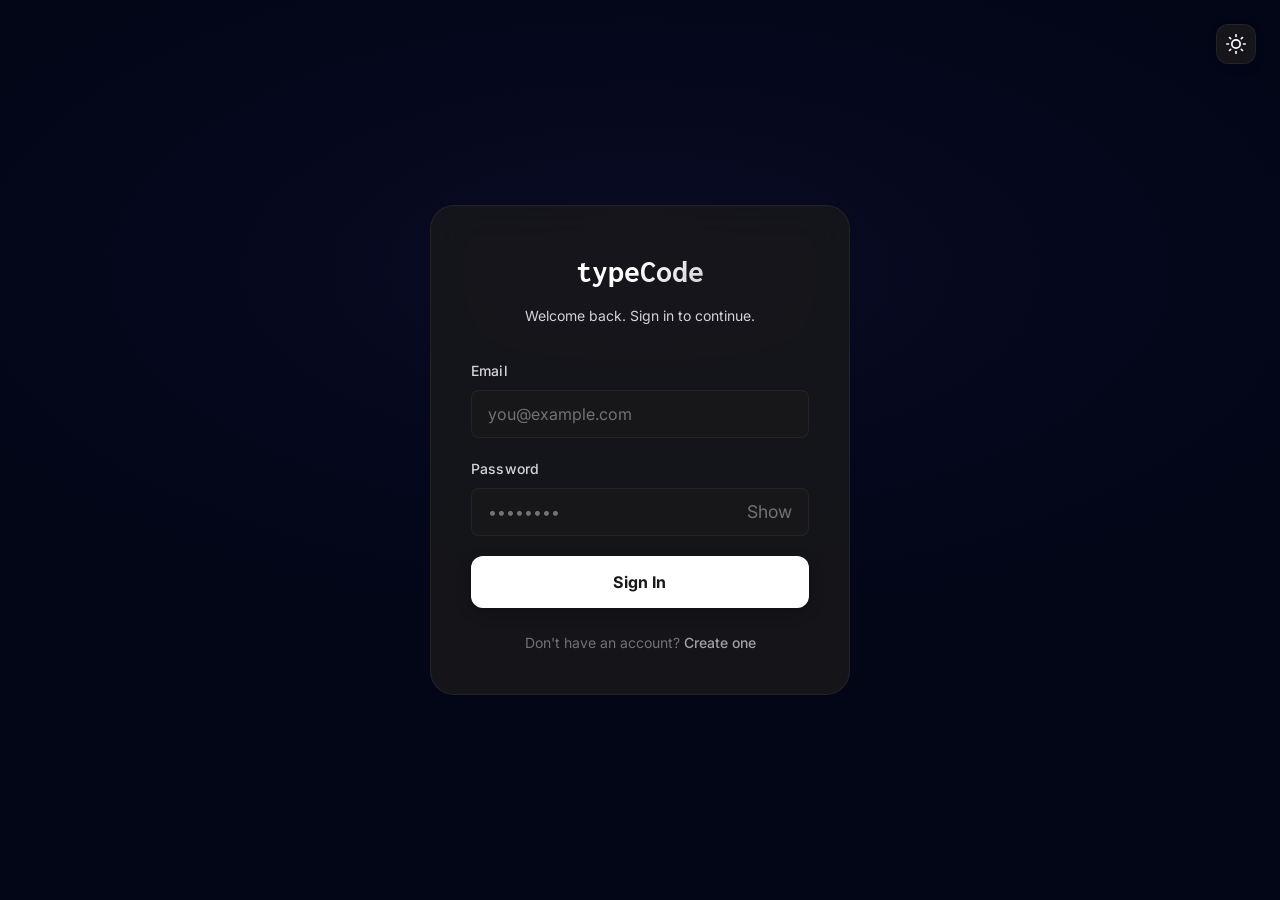
<file: frontend/progress.html>
<!DOCTYPE html>
<html lang="en" data-theme="dark">
<head>
  <meta charset="UTF-8">
  <meta name="viewport" content="width=device-width, initial-scale=1.0">
  <title>Progress — typeCode</title>
  <link rel="preconnect" href="https://fonts.googleapis.com">
  <link rel="preconnect" href="https://fonts.gstatic.com" crossorigin>
  <link href="https://fonts.googleapis.com/css2?family=Inconsolata:wght@400;700&family=Inter:wght@300;400;500;600;700&display=swap" rel="stylesheet">
  <link rel="stylesheet" href="css/design-system.css">
  <link rel="stylesheet" href="css/components.css">
  <link rel="stylesheet" href="css/layout.css">
  <link rel="stylesheet" href="css/dashboard.css">
  <style>
    /* ---- Keyboard Heatmap ---- */
    .keyboard-heatmap {
      display: flex;
      flex-direction: column;
      align-items: center;
      gap: 6px;
      padding: var(--space-6);
    }
    .kb-row {
      display: flex;
      gap: 5px;
    }
    .kb-key {
      width: 44px;
      height: 44px;
      display: flex;
      align-items: center;
      justify-content: center;
      border-radius: var(--radius-sm);
      font-family: var(--font-mono);
      font-size: var(--font-size-sm);
      font-weight: 600;
      background: var(--bg-card);
      border: 1px solid var(--border-subtle);
      color: var(--text-secondary);
      transition: all 0.3s ease;
      cursor: default;
      position: relative;
    }
    .kb-key.space { width: 240px; }
    .kb-key.shift { width: 72px; font-size: var(--font-size-xs); }
    .kb-key.tab-key, .kb-key.caps-key { width: 60px; font-size: var(--font-size-xs); }
    .kb-key.enter-key { width: 72px; font-size: var(--font-size-xs); }
    .kb-key.backspace-key { width: 72px; font-size: var(--font-size-xs); }

    /* Heatmap colors: green (good) -> yellow -> red (bad) */
    .kb-key.heat-0 { background: rgba(0, 184, 148, 0.15); border-color: rgba(0, 184, 148, 0.3); color: var(--success); }
    .kb-key.heat-1 { background: rgba(253, 203, 110, 0.15); border-color: rgba(253, 203, 110, 0.3); color: var(--warning); }
    .kb-key.heat-2 { background: rgba(255, 159, 67, 0.2); border-color: rgba(255, 159, 67, 0.3); color: #ff9f43; }
    .kb-key.heat-3 { background: rgba(255, 107, 107, 0.2); border-color: rgba(255, 107, 107, 0.3); color: var(--error); }
    .kb-key.heat-4 { background: rgba(255, 71, 71, 0.3); border-color: rgba(255, 71, 71, 0.4); color: #ff4747; box-shadow: 0 0 12px rgba(255,71,71,0.2); }

    .heatmap-legend {
      display: flex;
      align-items: center;
      gap: var(--space-3);
      justify-content: center;
      margin-top: var(--space-4);
      font-size: var(--font-size-xs);
      color: var(--text-muted);
    }
    .legend-swatch {
      width: 16px; height: 16px;
      border-radius: 3px;
    }
    .legend-item { display: flex; align-items: center; gap: 4px; }

    /* History table */
    .history-table td, .history-table th {
      padding: var(--space-3) var(--space-4);
    }

    @media (max-width: 768px) {
      .kb-key { width: 32px; height: 32px; font-size: var(--font-size-xs); }
      .kb-key.space { width: 160px; }
      .kb-key.shift, .kb-key.enter-key, .kb-key.backspace-key { width: 48px; }
      .kb-key.tab-key, .kb-key.caps-key { width: 40px; }
    }
  </style>
  <link rel="icon" type="image/svg+xml" href="favicon.svg">
</head>
<body>

  <!-- Navbar -->
  <nav class="app-navbar">
    <a href="index.html" class="app-navbar-logo">type<span>Code</span></a>
    <div class="app-navbar-nav">
      <a href="typing.html" class="nav-link">Typing</a>
      <a href="code-typing.html" class="nav-link">Code</a>
      <a href="dashboard.html" class="nav-link">Dashboard</a>
      <a href="leaderboard.html" class="nav-link">Leaderboard</a>
    </div>
    <div class="app-navbar-actions">
      <button id="theme-toggle" class="theme-toggle" aria-label="Toggle Dark Mode">
        <!-- Moon Icon (Dark Mode) -->
        <svg class="moon-icon" xmlns="http://www.w3.org/2000/svg" width="20" height="20" viewBox="0 0 24 24" fill="none" stroke="currentColor" stroke-width="2" stroke-linecap="round" stroke-linejoin="round">
          <path d="M21 12.79A9 9 0 1 1 11.21 3 7 7 0 0 0 21 12.79z"></path>
        </svg>
        <!-- Sun Icon (Light Mode) -->
        <svg class="sun-icon" xmlns="http://www.w3.org/2000/svg" width="20" height="20" viewBox="0 0 24 24" fill="none" stroke="currentColor" stroke-width="2" stroke-linecap="round" stroke-linejoin="round">
          <circle cx="12" cy="12" r="5"></circle>
          <line x1="12" y1="1" x2="12" y2="3"></line>
          <line x1="12" y1="21" x2="12" y2="23"></line>
          <line x1="4.22" y1="4.22" x2="5.64" y2="5.64"></line>
          <line x1="18.36" y1="18.36" x2="19.78" y2="19.78"></line>
          <line x1="1" y1="12" x2="3" y2="12"></line>
          <line x1="21" y1="12" x2="23" y2="12"></line>
          <line x1="4.22" y1="19.78" x2="5.64" y2="18.36"></line>
          <line x1="18.36" y1="5.64" x2="19.78" y2="4.22"></line>
        </svg>
      </button>
      <div class="nav-guest-actions" style="display:flex;gap:0.5rem;">
        <a href="login.html" class="btn btn-ghost btn-sm">Sign In</a>
      </div>
      <div class="nav-user-actions" style="display:none;align-items:center;gap:0.75rem;">
        <a href="profile.html" class="user-avatar" title="Profile">U</a>
      </div>
      <button class="mobile-menu-btn" aria-label="Menu">☰</button>
    </div>
  </nav>

  <div class="page">
    <div class="page-content">

      <div class="page-header">
        <h1 class="page-title">Progress &amp; History</h1>
        <p class="page-subtitle">Track your improvement and identify weak areas.</p>
      </div>

      <!-- Keyboard Heatmap -->
      <div class="card" style="margin-bottom:var(--space-6);">
        <div class="card-header">
          <h3 class="card-title">Keyboard Heatmap — Error Frequency</h3>
        </div>
        <div class="keyboard-heatmap" id="keyboard-heatmap">
          <!-- Row 1: Number row -->
          <div class="kb-row">
            <div class="kb-key" data-key="`">`</div>
            <div class="kb-key" data-key="1">1</div>
            <div class="kb-key" data-key="2">2</div>
            <div class="kb-key" data-key="3">3</div>
            <div class="kb-key" data-key="4">4</div>
            <div class="kb-key" data-key="5">5</div>
            <div class="kb-key" data-key="6">6</div>
            <div class="kb-key" data-key="7">7</div>
            <div class="kb-key" data-key="8">8</div>
            <div class="kb-key" data-key="9">9</div>
            <div class="kb-key" data-key="0">0</div>
            <div class="kb-key" data-key="-">-</div>
            <div class="kb-key" data-key="=">=</div>
            <div class="kb-key backspace-key" data-key="Backspace">⌫</div>
          </div>
          <!-- Row 2: QWERTY -->
          <div class="kb-row">
            <div class="kb-key tab-key" data-key="Tab">Tab</div>
            <div class="kb-key" data-key="q">Q</div>
            <div class="kb-key" data-key="w">W</div>
            <div class="kb-key" data-key="e">E</div>
            <div class="kb-key" data-key="r">R</div>
            <div class="kb-key" data-key="t">T</div>
            <div class="kb-key" data-key="y">Y</div>
            <div class="kb-key" data-key="u">U</div>
            <div class="kb-key" data-key="i">I</div>
            <div class="kb-key" data-key="o">O</div>
            <div class="kb-key" data-key="p">P</div>
            <div class="kb-key" data-key="[">[</div>
            <div class="kb-key" data-key="]">]</div>
            <div class="kb-key" data-key="\">\</div>
          </div>
          <!-- Row 3: ASDF -->
          <div class="kb-row">
            <div class="kb-key caps-key" data-key="CapsLock">Caps</div>
            <div class="kb-key" data-key="a">A</div>
            <div class="kb-key" data-key="s">S</div>
            <div class="kb-key" data-key="d">D</div>
            <div class="kb-key" data-key="f">F</div>
            <div class="kb-key" data-key="g">G</div>
            <div class="kb-key" data-key="h">H</div>
            <div class="kb-key" data-key="j">J</div>
            <div class="kb-key" data-key="k">K</div>
            <div class="kb-key" data-key="l">L</div>
            <div class="kb-key" data-key=";">;</div>
            <div class="kb-key" data-key="'">'</div>
            <div class="kb-key enter-key" data-key="Enter">Enter</div>
          </div>
          <!-- Row 4: ZXCV -->
          <div class="kb-row">
            <div class="kb-key shift" data-key="Shift">Shift</div>
            <div class="kb-key" data-key="z">Z</div>
            <div class="kb-key" data-key="x">X</div>
            <div class="kb-key" data-key="c">C</div>
            <div class="kb-key" data-key="v">V</div>
            <div class="kb-key" data-key="b">B</div>
            <div class="kb-key" data-key="n">N</div>
            <div class="kb-key" data-key="m">M</div>
            <div class="kb-key" data-key=",">,</div>
            <div class="kb-key" data-key=".">.</div>
            <div class="kb-key" data-key="/">/</div>
            <div class="kb-key shift" data-key="Shift">Shift</div>
          </div>
          <!-- Row 5: Space -->
          <div class="kb-row">
            <div class="kb-key space" data-key=" ">Space</div>
          </div>
        </div>
        <div class="heatmap-legend">
          <div class="legend-item"><div class="legend-swatch" style="background:rgba(0,184,148,0.2);"></div> Low errors</div>
          <div class="legend-item"><div class="legend-swatch" style="background:rgba(253,203,110,0.25);"></div> Medium</div>
          <div class="legend-item"><div class="legend-swatch" style="background:rgba(255,107,107,0.3);"></div> High errors</div>
        </div>
      </div>

      <!-- Test History Table -->
      <div class="card">
        <div class="card-header">
          <h3 class="card-title">📋 Test History</h3>
        </div>
        <div class="table-wrapper">
          <table class="data-table history-table">
            <thead>
              <tr>
                <th>Mode</th>
                <th>WPM</th>
                <th>Accuracy</th>
                <th>Errors</th>
                <th>Duration</th>
                <th>Date</th>
              </tr>
            </thead>
            <tbody id="history-body">
              <tr>
                <td colspan="6">
                  <div class="empty-state" style="padding:var(--space-8) 0;">
                    <div class="empty-state-icon">📝</div>
                    <div class="empty-state-title">No tests yet</div>
                    <div class="empty-state-text">Complete typing tests to see your history.</div>
                  </div>
                </td>
              </tr>
            </tbody>
          </table>
        </div>
        <div class="pagination" id="history-pagination"></div>
      </div>

    </div>
  </div>

  <footer class="app-footer">
    <p>Built with precision. &copy; 2026 typeCode</p>
  </footer>

  <script src="js/api.js"></script>
  <script src="js/app.js"></script>
  <script src="js/progress.js"></script>
</body>
</html>
</file>
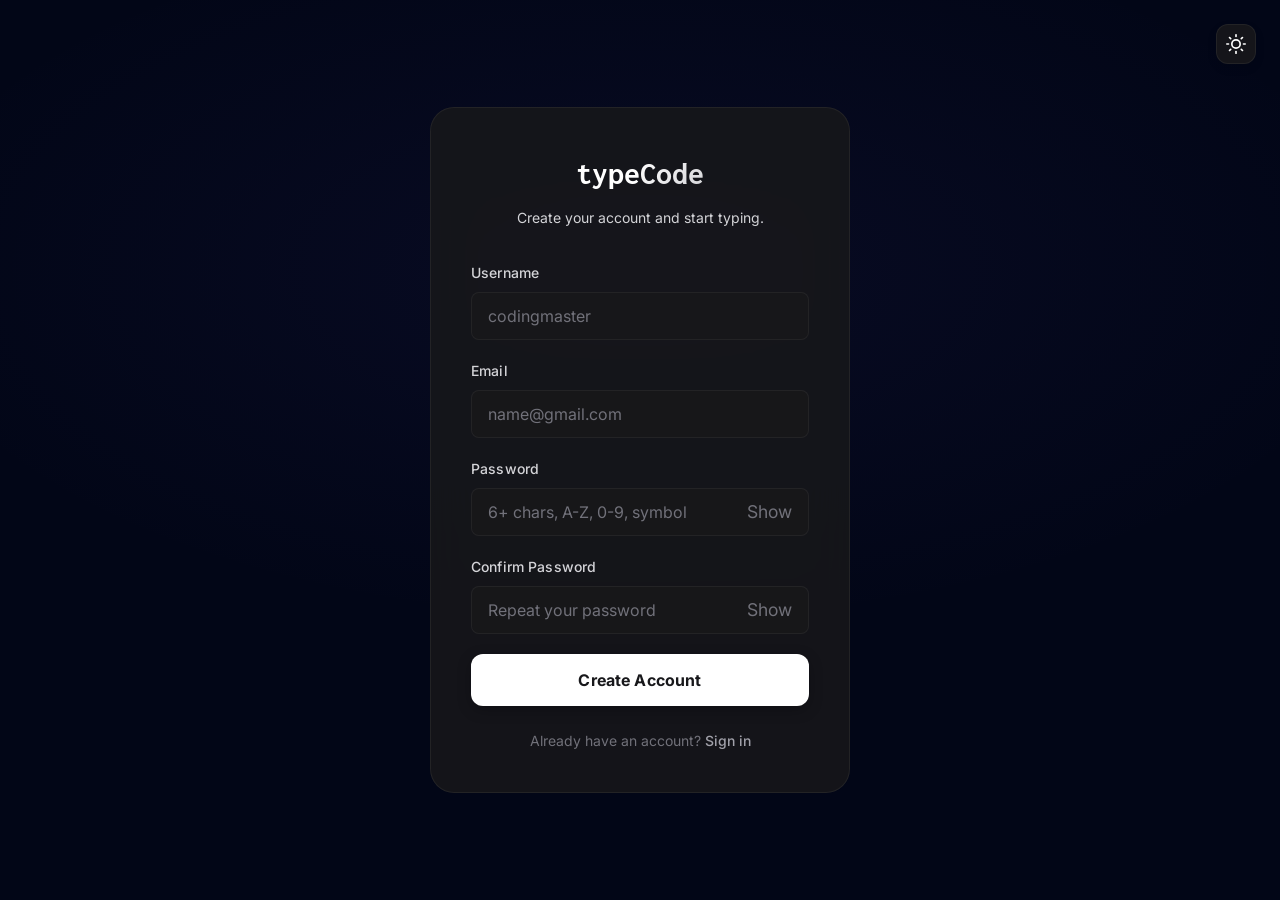
<file: frontend/register.html>
<!DOCTYPE html>
<html lang="en" data-theme="dark">
<head>
  <meta charset="UTF-8">
  <meta name="viewport" content="width=device-width, initial-scale=1.0">
  <title>Register — typeCode</title>
  <meta name="description" content="Create your typeCode account and start improving your typing speed and coding accuracy.">
  <link rel="preconnect" href="https://fonts.googleapis.com">
  <link rel="preconnect" href="https://fonts.gstatic.com" crossorigin>
  <link href="https://fonts.googleapis.com/css2?family=Inconsolata:wght@400;700&family=Inter:wght@300;400;500;600;700&display=swap" rel="stylesheet">
  <link rel="stylesheet" href="css/design-system.css">
  <link rel="stylesheet" href="css/components.css">
  <link rel="stylesheet" href="css/layout.css">
  <link rel="icon" type="image/svg+xml" href="favicon.svg">
</head>
<body>

  <div class="auth-page">
    <div style="position: absolute; top: var(--space-6); right: var(--space-6); z-index: 10;">
      <button id="theme-toggle" class="theme-toggle" aria-label="Toggle Dark Mode">
        <!-- Moon Icon (Dark Mode) -->
        <svg class="moon-icon" xmlns="http://www.w3.org/2000/svg" width="20" height="20" viewBox="0 0 24 24" fill="none" stroke="currentColor" stroke-width="2" stroke-linecap="round" stroke-linejoin="round">
          <path d="M21 12.79A9 9 0 1 1 11.21 3 7 7 0 0 0 21 12.79z"></path>
        </svg>
        <!-- Sun Icon (Light Mode) -->
        <svg class="sun-icon" xmlns="http://www.w3.org/2000/svg" width="20" height="20" viewBox="0 0 24 24" fill="none" stroke="currentColor" stroke-width="2" stroke-linecap="round" stroke-linejoin="round">
          <circle cx="12" cy="12" r="5"></circle>
          <line x1="12" y1="1" x2="12" y2="3"></line>
          <line x1="12" y1="21" x2="12" y2="23"></line>
          <line x1="4.22" y1="4.22" x2="5.64" y2="5.64"></line>
          <line x1="18.36" y1="18.36" x2="19.78" y2="19.78"></line>
          <line x1="1" y1="12" x2="3" y2="12"></line>
          <line x1="21" y1="12" x2="23" y2="12"></line>
          <line x1="4.22" y1="19.78" x2="5.64" y2="18.36"></line>
          <line x1="18.36" y1="5.64" x2="19.78" y2="4.22"></line>
        </svg>
      </button>
    </div>
    <div class="auth-card">
      <!-- Logo -->
      <div class="auth-logo">
        <a href="index.html" style="text-decoration:none;color:inherit;">type<span>Code</span></a>
      </div>
      <p class="auth-subtitle">Create your account and start typing.</p>

      <!-- Register Form -->
      <form id="register-form" novalidate>
        <div class="form-group">
          <label class="form-label" for="reg-username">Username</label>
          <input class="form-input" type="text" id="reg-username"
                 placeholder="codingmaster" autocomplete="username" required>
          <span class="form-error">Username must be at least 3 characters</span>
        </div>

        <div class="form-group">
          <label class="form-label" for="reg-email">Email</label>
          <input class="form-input" type="email" id="reg-email"
                 placeholder="name@gmail.com" autocomplete="email" required>
          <span class="form-error">Please enter a valid email address</span>
        </div>

        <div class="form-group">
          <label class="form-label" for="reg-password">Password</label>
          <div class="password-field">
            <input class="form-input" type="password" id="reg-password"
                   placeholder="6+ chars, A-Z, 0-9, symbol" autocomplete="new-password" required>
            <button type="button" class="password-toggle" aria-label="Toggle password">Show</button>
          </div>
          <span class="form-error">Password must include 6+ characters, uppercase, digit, and special character</span>
        </div>

        <div class="form-group">
          <label class="form-label" for="reg-confirm">Confirm Password</label>
          <div class="password-field">
            <input class="form-input" type="password" id="reg-confirm"
                   placeholder="Repeat your password" autocomplete="new-password" required>
            <button type="button" class="password-toggle" aria-label="Toggle password">Show</button>
          </div>
          <span class="form-error">Passwords do not match</span>
        </div>

        <button type="submit" class="btn btn-primary btn-full btn-lg" id="reg-submit">
          Create Account
        </button>
      </form>

      <!-- Footer -->
      <div class="auth-footer">
        Already have an account? <a href="login.html">Sign in</a>
      </div>
    </div>
  </div>

  <script src="js/api.js"></script>
  <script src="js/app.js"></script>
  <script src="js/auth.js"></script>
</body>
</html>
</file>
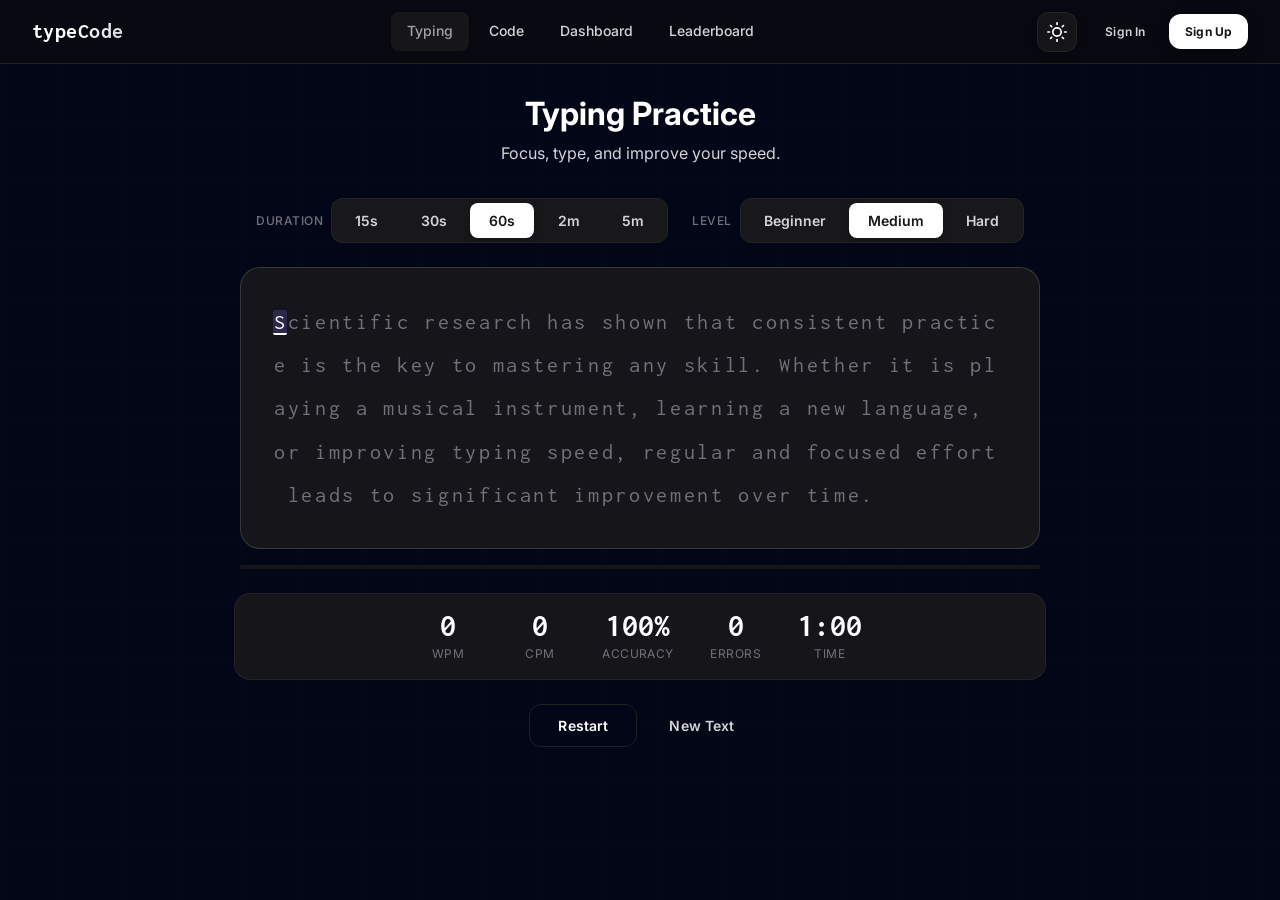
<file: frontend/typing.html>
<!DOCTYPE html>
<html lang="en" data-theme="dark">
<head>
  <meta charset="UTF-8">
  <meta name="viewport" content="width=device-width, initial-scale=1.0">
  <title>Typing Practice — typeCode</title>
  <meta name="description" content="Practice typing with typeCode. Improve your WPM, accuracy, and consistency.">
  <link rel="preconnect" href="https://fonts.googleapis.com">
  <link rel="preconnect" href="https://fonts.gstatic.com" crossorigin>
  <link href="https://fonts.googleapis.com/css2?family=Inconsolata:wght@400;700&family=Inter:wght@300;400;500;600;700&display=swap" rel="stylesheet">
  <link rel="stylesheet" href="css/design-system.css">
  <link rel="stylesheet" href="css/components.css">
  <link rel="stylesheet" href="css/layout.css">
  <link rel="stylesheet" href="css/typing.css">
  <link rel="icon" type="image/svg+xml" href="favicon.svg">
</head>
<body>

  <!-- ============================== -->
  <!-- NAVBAR                         -->
  <!-- ============================== -->
  <nav class="app-navbar">
    <a href="index.html" class="app-navbar-logo">type<span>Code</span></a>

    <div class="app-navbar-nav">
      <a href="typing.html" class="nav-link active">Typing</a>
      <a href="code-typing.html" class="nav-link">Code</a>
      <a href="dashboard.html" class="nav-link">Dashboard</a>
      <a href="leaderboard.html" class="nav-link">Leaderboard</a>
    </div>

    <div class="app-navbar-actions">
      <button id="theme-toggle" class="theme-toggle" aria-label="Toggle Dark Mode">
        <!-- Moon Icon (Dark Mode) -->
        <svg class="moon-icon" xmlns="http://www.w3.org/2000/svg" width="20" height="20" viewBox="0 0 24 24" fill="none" stroke="currentColor" stroke-width="2" stroke-linecap="round" stroke-linejoin="round">
          <path d="M21 12.79A9 9 0 1 1 11.21 3 7 7 0 0 0 21 12.79z"></path>
        </svg>
        <!-- Sun Icon (Light Mode) -->
        <svg class="sun-icon" xmlns="http://www.w3.org/2000/svg" width="20" height="20" viewBox="0 0 24 24" fill="none" stroke="currentColor" stroke-width="2" stroke-linecap="round" stroke-linejoin="round">
          <circle cx="12" cy="12" r="5"></circle>
          <line x1="12" y1="1" x2="12" y2="3"></line>
          <line x1="12" y1="21" x2="12" y2="23"></line>
          <line x1="4.22" y1="4.22" x2="5.64" y2="5.64"></line>
          <line x1="18.36" y1="18.36" x2="19.78" y2="19.78"></line>
          <line x1="1" y1="12" x2="3" y2="12"></line>
          <line x1="21" y1="12" x2="23" y2="12"></line>
          <line x1="4.22" y1="19.78" x2="5.64" y2="18.36"></line>
          <line x1="18.36" y1="5.64" x2="19.78" y2="4.22"></line>
        </svg>
      </button>

      <!-- Guest actions -->
      <div class="nav-guest-actions" style="display:flex;gap:0.5rem;">
        <a href="login.html" class="btn btn-ghost btn-sm">Sign In</a>
        <a href="register.html" class="btn btn-primary btn-sm">Sign Up</a>
      </div>

      <!-- User actions (hidden by default) -->
      <div class="nav-user-actions" style="display:none;align-items:center;gap:0.75rem;">
        <a href="profile.html" class="user-avatar" title="Profile">U</a>
        <div class="dropdown">
          <div class="dropdown-menu user-dropdown">
            <a href="profile.html" class="dropdown-item">Profile</a>
            <a href="progress.html" class="dropdown-item">Progress</a>
            <a href="#" class="dropdown-item" id="logout-btn">Logout</a>
          </div>
        </div>
      </div>

      <button class="mobile-menu-btn" aria-label="Menu">☰</button>
    </div>
  </nav>

  <!-- ============================== -->
  <!-- MAIN CONTENT                   -->
  <!-- ============================== -->
  <div class="page">
    <div class="page-content page-content-md">

      <!-- Page Header -->
      <div class="page-header text-center">
        <h1 class="page-title">Typing Practice</h1>
        <p class="page-subtitle">Focus, type, and improve your speed.</p>
      </div>

      <!-- Config Bar: Duration + Difficulty -->
      <div class="typing-config">
        <div class="config-group">
          <span class="config-label">Duration</span>
          <div class="tabs" id="duration-tabs">
            <button class="tab" data-duration="15">15s</button>
            <button class="tab" data-duration="30">30s</button>
            <button class="tab active" data-duration="60">60s</button>
            <button class="tab" data-duration="120">2m</button>
            <button class="tab" data-duration="300">5m</button>
          </div>
        </div>

        <div class="config-group">
          <span class="config-label">Level</span>
          <div class="tabs" id="difficulty-tabs">
            <button class="tab" data-difficulty="beginner">Beginner</button>
            <button class="tab active" data-difficulty="intermediate">Medium</button>
            <button class="tab" data-difficulty="advanced">Hard</button>
          </div>
        </div>
      </div>

      <!-- Typing Area -->
      <div class="typing-area" id="typing-area">
        <!-- Hidden input to capture keystrokes -->
        <input type="text" class="typing-input" id="typing-input"
               autocomplete="off" autocorrect="off" autocapitalize="off"
               spellcheck="false" aria-label="Type here">

        <!-- Text display (characters rendered here) -->
        <div class="text-display" id="text-display">
          <span class="typing-focus-hint">Click here or start typing...</span>
        </div>

        <!-- Progress bar -->
        <div class="typing-progress">
          <div class="typing-progress-bar" id="progress-bar"></div>
        </div>
      </div>

      <!-- Live Stats Bar -->
      <div class="stats-bar">
        <div class="stats-item">
          <span class="stats-value" id="wpm-value">0</span>
          <span class="stats-label">WPM</span>
        </div>
        <div class="stats-item">
          <span class="stats-value" id="cpm-value">0</span>
          <span class="stats-label">CPM</span>
        </div>
        <div class="stats-item">
          <span class="stats-value" id="accuracy-value">100%</span>
          <span class="stats-label">Accuracy</span>
        </div>
        <div class="stats-item">
          <span class="stats-value" id="error-value">0</span>
          <span class="stats-label">Errors</span>
        </div>
        <div class="stats-item">
          <span class="stats-value" id="timer-value">1:00</span>
          <span class="stats-label">Time</span>
        </div>
      </div>

      <!-- Action Buttons -->
      <div class="typing-actions">
        <button class="btn btn-secondary" id="restart-btn">Restart</button>
        <button class="btn btn-ghost" id="new-text-btn">New Text</button>
      </div>

    </div>
  </div>

  <!-- ============================== -->
  <!-- RESULT OVERLAY                 -->
  <!-- ============================== -->
  <div class="result-overlay" id="result-overlay">
    <div class="result-card">
      <button class="result-close-btn" id="result-close-btn" aria-label="Close">&times;</button>
      <div class="result-header">
        <h2 class="result-title">Test Complete</h2>
        <p class="result-subtitle">Here is how you performed</p>
      </div>

      <!-- Horizontal Split Grid (WPM Hero Left, 3x2 Stats Grid Right) -->
      <div class="result-body-split">
        <div class="result-wpm-hero">
          <div class="result-wpm-value" id="result-wpm">0</div>
          <div class="result-wpm-label">Words Per Minute</div>
        </div>

        <div class="result-stats-grid">
          <div class="result-stat">
            <div class="result-stat-value" id="result-net-wpm">0</div>
            <div class="result-stat-label">Net WPM</div>
          </div>
          <div class="result-stat">
            <div class="result-stat-value" id="result-accuracy">0%</div>
            <div class="result-stat-label">Accuracy</div>
          </div>
          <div class="result-stat">
            <div class="result-stat-value" id="result-cpm">0</div>
            <div class="result-stat-label">CPM</div>
          </div>
          <div class="result-stat">
            <div class="result-stat-value" id="result-consistency">0%</div>
            <div class="result-stat-label">Consistency</div>
          </div>
          <div class="result-stat">
            <div class="result-stat-value" id="result-correct">0</div>
            <div class="result-stat-label">Correct</div>
          </div>
          <div class="result-stat">
            <div class="result-stat-value" id="result-incorrect">0</div>
            <div class="result-stat-label">Errors</div>
          </div>
        </div>
      </div>

      <!-- Hidden time element needed by engine (or displayed gracefully) -->
      <div id="result-time" style="display:none;">0:00</div>

      <!-- Weak Keys -->
      <div class="result-errors-section">
        <div class="result-section-title">Keys to Practice</div>
        <div class="error-keys-grid" id="result-error-keys"></div>
      </div>

      <!-- Actions -->
      <div class="result-actions">
        <button class="btn btn-secondary" id="result-new-btn">New Text</button>
        <button class="btn btn-primary" id="result-restart-btn">Try Again</button>
      </div>
    </div>
  </div>


  <!-- Scripts -->
  <script src="js/api.js"></script>
  <script src="js/app.js"></script>
  <script src="js/typing-engine.js"></script>
  <script>
    /* ============================================
       TYPING PAGE CONTROLLER
       Connects the UI controls to the TypingEngine
       ============================================ */
    (function () {
      'use strict';

      var selectedDuration = 60;
      var selectedDifficulty = 'intermediate';
      var testLoadId = 0;

      // ---- Initialize the typing engine ----
      async function initTest() {
        var loadId = ++testLoadId;
        var text = null;

        try {
          if (typeof API !== 'undefined') {
            var data = await API.getTexts({ difficulty: selectedDifficulty });
            if (loadId !== testLoadId) return;
            if (data && data.content) text = data.content;
          }
        } catch (e) {
          console.log('Typing: using local fallback text');
        }

        if (loadId !== testLoadId) return;

        TypingEngine.init({
          text: text,
          duration: selectedDuration,
          difficulty: selectedDifficulty,
          mode: 'normal',
        });

        // Focus the input
        var input = document.getElementById('typing-input');
        if (input) input.focus();

        // Mark area as active
        document.getElementById('typing-area').classList.add('active');
      }

      // ---- Duration tabs ----
      document.querySelectorAll('#duration-tabs .tab').forEach(function (tab) {
        tab.addEventListener('click', function () {
          document.querySelectorAll('#duration-tabs .tab').forEach(function (t) {
            t.classList.remove('active');
          });
          tab.classList.add('active');
          selectedDuration = parseInt(tab.dataset.duration);
          initTest();
        });
      });

      // ---- Difficulty tabs ----
      document.querySelectorAll('#difficulty-tabs .tab').forEach(function (tab) {
        tab.addEventListener('click', function () {
          document.querySelectorAll('#difficulty-tabs .tab').forEach(function (t) {
            t.classList.remove('active');
          });
          tab.classList.add('active');
          selectedDifficulty = tab.dataset.difficulty;
          initTest();
        });
      });

      // ---- Restart / New Text buttons ----
      document.getElementById('restart-btn').addEventListener('click', function () {
        TypingEngine.restart();
        document.getElementById('typing-input').focus();
      });

      document.getElementById('new-text-btn').addEventListener('click', function () {
        initTest();
      });

      // ---- Result overlay buttons ----
      document.getElementById('result-restart-btn').addEventListener('click', function () {
        TypingEngine.restart();
        document.getElementById('typing-input').focus();
      });

      document.getElementById('result-new-btn').addEventListener('click', function () {
        initTest();
      });

      document.getElementById('result-close-btn').addEventListener('click', function () {
        document.getElementById('result-overlay').classList.remove('active');
        document.getElementById('typing-input').focus();
      });

      // ---- Click on text area to focus input ----
      document.getElementById('text-display').addEventListener('click', function () {
        var input = document.getElementById('typing-input');
        input.focus();
        document.getElementById('typing-area').classList.add('active');
      });

      // ---- Focus / blur indicators ----
      var input = document.getElementById('typing-input');
      input.addEventListener('focus', function () {
        document.getElementById('typing-area').classList.add('active');
      });
      input.addEventListener('blur', function () {
        document.getElementById('typing-area').classList.remove('active');
      });

      // ---- Keyboard shortcut: Tab to restart ----
      document.addEventListener('keydown', function (e) {
        if (e.key === 'Escape') {
          TypingEngine.restart();
          document.getElementById('typing-input').focus();
        }
      });

      // ---- Init on load ----
      initTest();
    })();
  </script>
</body>
</html>
</file>
<file: frontend/css/design-system.css>
/* ============================================
   DESIGN SYSTEM — typeCode
   Core tokens, variables, and base styles
   ============================================ */

/* --- CSS Custom Properties (Design Tokens) --- */
:root {
  /* ---- Colors: High-Contrast Dark Grey & White Editorial (Default) ---- */
  --bg-primary: #020617;                 /* Slate-950 */
  --bg-secondary: #090d16;               /* Zinc-950/Slate-900 */
  --bg-tertiary: #18181b;                /* Zinc-900 */
  --bg-card: rgba(24, 24, 27, 0.9);      /* Zinc-900 with 90% opacity */
  --bg-card-hover: rgba(39, 39, 42, 0.95); /* Zinc-800 hover */
  --bg-input: rgba(24, 24, 27, 0.8);
  --bg-input-focus: rgba(39, 39, 42, 0.9);

  --glass-bg: rgba(24, 24, 27, 0.85);
  --glass-border: rgba(39, 39, 42, 0.8);
  --glass-blur: 20px;

  --border-subtle: rgba(39, 39, 42, 0.8); /* Zinc-800 */
  --border-default: rgba(82, 82, 91, 0.8); /* Zinc-600 */
  --border-strong: rgba(161, 161, 170, 0.9); /* Zinc-400 */

  --text-primary: #ffffff;               /* Pure White */
  --text-secondary: #d4d4d8;             /* Zinc-300 */
  --text-muted: #71717a;                 /* Zinc-500 */
  --text-inverse: #18181b;               /* Zinc-900 */

  /* ---- Accent Colors (Clean Editorial Highlights) ---- */
  --accent: #ffffff;                     /* Pure White highlight for high contrast */
  --accent-hover: #e4e4e7;               /* Zinc-200 */
  --accent-light: #a1a1aa;               /* Zinc-400 */
  --accent-glow: rgba(255, 255, 255, 0.15);
  --accent-gradient: linear-gradient(135deg, #ffffff, #d4d4d8);

  --teal: #38bdf8;                       /* Sky accent */
  --teal-hover: #0ea5e9;
  --teal-glow: rgba(56, 189, 248, 0.15);

  /* ---- Semantic Colors ---- */
  --success: #10b981;
  --success-bg: rgba(16, 185, 129, 0.1);
  --success-border: rgba(16, 185, 129, 0.3);
  --error: #f43f5e;
  --error-bg: rgba(244, 63, 94, 0.1);
  --error-border: rgba(244, 63, 94, 0.3);
  --warning: #f59e0b;
  --warning-bg: rgba(245, 158, 11, 0.1);
  --warning-border: rgba(245, 158, 11, 0.3);
  --info: #3b82f6;
  --info-bg: rgba(59, 130, 246, 0.1);

  /* ---- Typography Hierarchy ---- */
  --font-display: 'Inter', 'Google Sans', -apple-system, BlinkMacSystemFont, sans-serif;
  --font-quote: 'Playfair Display', 'Georgia', serif;
  --font-mono: 'JetBrains Mono', 'Inconsolata', 'Courier New', monospace;
  --font-size-xs: 0.75rem;    /* 12px */
  --font-size-sm: 0.875rem;   /* 14px */
  --font-size-base: 1rem;     /* 16px */
  --font-size-md: 1.125rem;   /* 18px */
  --font-size-lg: 1.25rem;    /* 20px */
  --font-size-xl: 1.5rem;     /* 24px */
  --font-size-2xl: 2rem;      /* 32px */
  --font-size-3xl: 2.5rem;    /* 40px */
  --font-size-4xl: 3.5rem;    /* 56px */
  --line-height-tight: 1.15;
  --line-height-normal: 1.6;
  --letter-spacing-tight: -0.02em;
  --letter-spacing-normal: 0;
  --letter-spacing-wide: 0.04em;

  /* ---- Spacing ---- */
  --space-1: 0.25rem;  /* 4px */
  --space-2: 0.5rem;   /* 8px */
  --space-3: 0.75rem;  /* 12px */
  --space-4: 1rem;     /* 16px */
  --space-5: 1.25rem;  /* 20px */
  --space-6: 1.5rem;   /* 24px */
  --space-8: 2rem;     /* 32px */
  --space-10: 2.5rem;  /* 40px */
  --space-12: 3rem;    /* 48px */
  --space-16: 4rem;    /* 64px */
  --space-20: 5rem;    /* 80px */

  /* ---- Border Radius ---- */
  --radius-xs: 4px;
  --radius-sm: 8px;
  --radius-md: 12px;
  --radius-lg: 16px;
  --radius-xl: 20px;
  --radius-2xl: 24px;
  --radius-full: 9999px;

  /* ---- Shadows ---- */
  --shadow-sm: 0 2px 8px rgba(0, 0, 0, 0.2);
  --shadow-md: 0 4px 16px rgba(0, 0, 0, 0.3);
  --shadow-lg: 0 8px 32px rgba(0, 0, 0, 0.4);
  --shadow-xl: 0 16px 48px rgba(0, 0, 0, 0.5);
  --shadow-glow-accent: 0 4px 24px var(--accent-glow);
  --shadow-glow-teal: 0 4px 24px var(--teal-glow);

  /* ---- Transitions ---- */
  --transition-fast: 0.15s ease;
  --transition-normal: 0.25s ease;
  --transition-slow: 0.4s ease;

  /* ---- Z-Index Scale ---- */
  --z-dropdown: 100;
  --z-sticky: 200;
  --z-navbar: 300;
  --z-sidebar: 400;
  --z-modal-backdrop: 500;
  --z-modal: 600;
  --z-toast: 700;
  --z-tooltip: 800;
}

/* ---- Light Theme Overrides (Editorial High Contrast) ---- */
[data-theme="light"] {
  --bg-primary: #f8fafc;                 /* Slate-50 clean canvas */
  --bg-secondary: #f1f5f9;               /* Slate-100 */
  --bg-tertiary: #e2e8f0;                /* Slate-200 (distinct container contrast) */
  --bg-card: #ffffff;                    /* Pure White card */
  --bg-card-hover: #f1f5f9;              /* Slate-100 hover */
  --bg-input: #ffffff;
  --bg-input-focus: #ffffff;

  --glass-bg: rgba(255, 255, 255, 0.95);
  --glass-border: #cbd5e1;               /* Slate-300 */

  --border-subtle: #cbd5e1;              /* Slate-300 crisp border visibility */
  --border-default: #94a3b8;             /* Slate-400 */
  --border-strong: #64748b;              /* Slate-500 */

  --text-primary: #0f172a;               /* Slate-900 (High contrast) */
  --text-secondary: #334155;             /* Slate-700 */
  --text-muted: #64748b;                 /* Slate-500 */
  --text-inverse: #ffffff;

  --accent: #0f172a;                     /* Slate-900 button / active state */
  --accent-hover: #1e293b;
  --accent-light: #475569;
  --accent-glow: rgba(15, 23, 42, 0.15);
  --accent-gradient: linear-gradient(135deg, #0f172a, #334155);

  --shadow-sm: 0 1px 3px rgba(0, 0, 0, 0.08);
  --shadow-md: 0 4px 6px -1px rgba(0, 0, 0, 0.1);
  --shadow-lg: 0 10px 15px -3px rgba(0, 0, 0, 0.12);
}

/* ============================================
   BASE RESET & DEFAULTS
   ============================================ */
*, *::before, *::after {
  margin: 0;
  padding: 0;
  box-sizing: border-box;
}

html {
  font-size: 16px;
  scroll-behavior: smooth;
  -webkit-text-size-adjust: 100%;
}

body {
  font-family: var(--font-display);
  font-size: var(--font-size-base);
  line-height: var(--line-height-normal);
  color: var(--text-primary);
  background: var(--bg-primary);
  -webkit-font-smoothing: antialiased;
  -moz-osx-font-smoothing: grayscale;
  min-height: 100vh;
}

a {
  color: var(--accent-light);
  text-decoration: none;
  transition: color var(--transition-fast);
}
a:hover { color: var(--accent); }

img, video { max-width: 100%; height: auto; display: block; }

button, input, select, textarea {
  font-family: inherit;
  font-size: inherit;
  color: inherit;
  border: none;
  outline: none;
  background: none;
}

button { cursor: pointer; }

ul, ol { list-style: none; }

::selection {
  background: var(--accent);
  color: #ffffff;
}

/* Scrollbar styling (Webkit) */
::-webkit-scrollbar { width: 6px; height: 6px; }
::-webkit-scrollbar-track { background: transparent; }
::-webkit-scrollbar-thumb {
  background: rgba(255, 255, 255, 0.1);
  border-radius: var(--radius-full);
}
::-webkit-scrollbar-thumb:hover {
  background: rgba(255, 255, 255, 0.18);
}

/* ============================================
   UTILITY CLASSES
   ============================================ */
.visually-hidden {
  position: absolute !important;
  width: 1px !important;
  height: 1px !important;
  padding: 0 !important;
  margin: -1px !important;
  overflow: hidden !important;
  clip: rect(0, 0, 0, 0) !important;
  white-space: nowrap !important;
  border: 0 !important;
}

.container {
  width: 100%;
  max-width: 1200px;
  margin: 0 auto;
  padding: 0 var(--space-6);
}

.container-sm { max-width: 640px; }
.container-md { max-width: 860px; }

.text-center { text-align: center; }
.text-muted  { color: var(--text-muted); }
.text-mono   { font-family: var(--font-mono); }

.flex { display: flex; }
.flex-col { flex-direction: column; }
.items-center { align-items: center; }
.justify-center { justify-content: center; }
.justify-between { justify-content: space-between; }
.gap-2 { gap: var(--space-2); }
.gap-4 { gap: var(--space-4); }
.gap-6 { gap: var(--space-6); }
</file>
<file: frontend/css/components.css>
/* ============================================
   REUSABLE COMPONENTS — typeCode
   Buttons, cards, forms, modals, badges, toasts
   ============================================ */

/* ============================================
   BUTTONS
   ============================================ */
.btn {
  display: inline-flex;
  align-items: center;
  justify-content: center;
  gap: var(--space-2);
  padding: 0.75rem 1.75rem;
  border: none;
  border-radius: var(--radius-md);
  font-family: var(--font-display);
  font-size: var(--font-size-sm);
  font-weight: 600;
  cursor: pointer;
  transition: all var(--transition-normal);
  letter-spacing: 0.01em;
  white-space: nowrap;
  user-select: none;
  position: relative;
  overflow: hidden;
}

.btn:active { transform: scale(0.97); }

/* Primary — Editorial High-Contrast */
.btn-primary {
  background: var(--accent);
  color: var(--text-inverse);
  box-shadow: 0 4px 14px rgba(0, 0, 0, 0.25);
  font-weight: 700;
}
.btn-primary:hover {
  background: var(--accent-hover);
  transform: translateY(-2px);
  box-shadow: 0 8px 20px rgba(0, 0, 0, 0.35);
}

/* Secondary — outlined editorial glass */
.btn-secondary {
  background: transparent;
  color: var(--text-primary);
  border: 1px solid var(--border-subtle);
  backdrop-filter: blur(8px);
}
.btn-secondary:hover {
  background: var(--bg-card-hover);
  border-color: var(--border-strong);
  transform: translateY(-2px);
}

/* Ghost — minimal */
.btn-ghost {
  background: transparent;
  color: var(--text-secondary);
  padding: 0.5rem 1rem;
}
.btn-ghost:hover {
  color: var(--text-primary);
  background: var(--bg-card);
}

/* Danger */
.btn-danger {
  background: var(--error);
  color: #ffffff;
}
.btn-danger:hover {
  background: #ff5252;
  transform: translateY(-2px);
  box-shadow: 0 4px 20px rgba(255, 107, 107, 0.3);
}

/* Success */
.btn-success {
  background: var(--success);
  color: #ffffff;
}
.btn-success:hover {
  transform: translateY(-2px);
  box-shadow: 0 4px 20px rgba(0, 184, 148, 0.3);
}

/* Sizes */
.btn-sm { padding: 0.5rem 1rem; font-size: var(--font-size-xs); }
.btn-lg { padding: 1rem 2.25rem; font-size: var(--font-size-base); }
.btn-full { width: 100%; }

.btn-icon-only {
  padding: 0.65rem;
  border-radius: var(--radius-sm);
}

/* ============================================
   CARDS
   ============================================ */
.interactive-card, .card, .feature-card, .quick-action-card, .stat-card {
  background: var(--bg-card);
  border: 1px solid var(--border-subtle);
  border-radius: 1rem;
  padding: var(--space-6);
  backdrop-filter: blur(var(--glass-blur));
  -webkit-backdrop-filter: blur(var(--glass-blur));
  transition: all 0.3s ease;
  position: relative;
  overflow: hidden;
}

.interactive-card:hover, .card:hover, .feature-card:hover, .quick-action-card:hover, .card-hover:hover {
  transform: translateY(-4px);
  border-color: var(--border-default);
  box-shadow: 0 20px 30px -10px rgba(0, 0, 0, 0.5);
}

/* Mouse Spotlight Tracker Effect */
.interactive-card::before, .card::before, .feature-card::before, .quick-action-card::before, .stat-card::before {
  content: '';
  position: absolute;
  top: var(--mouse-y, 50%);
  left: var(--mouse-x, 50%);
  transform: translate(-50%, -50%);
  width: 350px;
  height: 350px;
  background: radial-gradient(circle, rgba(255, 255, 255, 0.06) 0%, transparent 70%);
  pointer-events: none;
  opacity: 0;
  transition: opacity 0.3s ease;
  z-index: 0;
}

.interactive-card:hover::before, .card:hover::before, .feature-card:hover::before, .quick-action-card:hover::before, .stat-card:hover::before {
  opacity: 1;
}

.card-header {
  display: flex;
  align-items: center;
  justify-content: space-between;
  margin-bottom: var(--space-4);
}

.card-title {
  font-size: var(--font-size-lg);
  font-weight: 600;
  color: var(--text-primary);
}

.card-subtitle {
  font-size: var(--font-size-sm);
  color: var(--text-secondary);
  margin-top: var(--space-1);
}

/* Stat card (for dashboard) */
.stat-card {
  text-align: center;
  padding: var(--space-6) var(--space-4);
}

.stat-card .stat-value {
  font-family: var(--font-mono);
  font-size: var(--font-size-3xl);
  font-weight: 700;
  color: var(--text-primary);
  line-height: var(--line-height-tight);
}

.stat-card .stat-label {
  font-size: var(--font-size-xs);
  color: var(--text-muted);
  text-transform: uppercase;
  letter-spacing: var(--letter-spacing-wide);
  margin-top: var(--space-2);
}

/* ============================================
   FORM ELEMENTS
   ============================================ */
.form-group {
  display: flex;
  flex-direction: column;
  gap: var(--space-2);
  margin-bottom: var(--space-5);
}

.form-label {
  font-size: var(--font-size-sm);
  font-weight: 500;
  color: var(--text-secondary);
  letter-spacing: 0.01em;
}

.form-input,
.form-select,
.form-textarea {
  width: 100%;
  padding: 0.8rem 1rem;
  background: var(--bg-input);
  border: 1px solid var(--border-subtle);
  border-radius: var(--radius-sm);
  color: var(--text-primary);
  font-size: var(--font-size-base);
  transition: all var(--transition-fast);
}

.form-input:focus,
.form-select:focus,
.form-textarea:focus {
  background: var(--bg-input-focus);
  border-color: var(--accent);
  box-shadow: 0 0 0 3px var(--accent-glow);
}

.form-input::placeholder {
  color: var(--text-muted);
}

.form-textarea {
  resize: vertical;
  min-height: 100px;
}

.form-error {
  font-size: var(--font-size-xs);
  color: var(--error);
  display: none;
}

.form-group.error .form-input {
  border-color: var(--error);
  box-shadow: 0 0 0 3px var(--error-bg);
}
.form-group.error .form-error { display: block; }

.form-hint {
  font-size: var(--font-size-xs);
  color: var(--text-muted);
}

/* Password field wrapper (for visibility toggle) */
.password-field {
  position: relative;
  display: flex;
  align-items: center;
}

.password-field .form-input {
  padding-right: 3rem;
}

.password-toggle {
  position: absolute;
  right: 0.75rem;
  background: transparent;
  border: none;
  cursor: pointer;
  font-size: 1.1rem;
  color: var(--text-muted);
  transition: color var(--transition-fast);
  display: flex;
  align-items: center;
  justify-content: center;
  padding: 0.3rem;
  z-index: 1;
}

.password-toggle:hover {
  color: var(--text-primary);
}

/* Form select dropdown arrow */
.form-select {
  appearance: none;
  -webkit-appearance: none;
  background-image: url("data:image/svg+xml;charset=UTF-8,%3Csvg xmlns='http://www.w3.org/2000/svg' width='12' height='12' viewBox='0 0 12 12'%3E%3Cpath d='M2 4l4 4 4-4' fill='none' stroke='%238888a0' stroke-width='1.5' stroke-linecap='round' stroke-linejoin='round'/%3E%3C/svg%3E");
  background-repeat: no-repeat;
  background-position: right 1rem center;
  padding-right: 2.5rem;
  cursor: pointer;
}

/* Inline spinner for loading buttons */
.spinner {
  display: inline-block;
}

.btn .spinner {
  width: 16px;
  height: 16px;
  border-width: 2px;
  vertical-align: middle;
  margin-right: var(--space-2);
}

/* Checkbox / Toggle */
.toggle-wrapper {
  display: flex;
  align-items: center;
  gap: var(--space-3);
  cursor: pointer;
}

.toggle {
  position: relative;
  width: 44px;
  height: 24px;
  background: var(--bg-input);
  border-radius: var(--radius-full);
  border: 1px solid var(--border-subtle);
  transition: background var(--transition-fast);
  flex-shrink: 0;
}

.toggle::after {
  content: '';
  position: absolute;
  top: 2px;
  left: 2px;
  width: 18px;
  height: 18px;
  background: var(--text-secondary);
  border-radius: 50%;
  transition: all var(--transition-fast);
}

.toggle.active {
  background: var(--accent);
  border-color: var(--accent);
}

.toggle.active::after {
  left: 22px;
  background: #ffffff;
}

/* ============================================
   BADGES
   ============================================ */
.badge {
  display: inline-flex;
  align-items: center;
  gap: var(--space-1);
  padding: 0.2rem 0.65rem;
  border-radius: var(--radius-full);
  font-size: var(--font-size-xs);
  font-weight: 600;
  letter-spacing: 0.02em;
}

.badge-accent  { background: var(--accent-glow); color: var(--accent-light); }
.badge-success { background: var(--success-bg);  color: var(--success); }
.badge-error   { background: var(--error-bg);    color: var(--error); }
.badge-warning { background: var(--warning-bg);  color: var(--warning); }
.badge-info    { background: var(--info-bg);     color: var(--info); }

/* ============================================
   TABS
   ============================================ */
.tabs {
  display: flex;
  gap: var(--space-1);
  padding: var(--space-1);
  background: var(--bg-tertiary);
  border-radius: var(--radius-md);
  border: 1px solid var(--border-subtle);
}

.tab {
  padding: 0.55rem 1.2rem;
  border-radius: var(--radius-sm);
  font-size: var(--font-size-sm);
  font-weight: 600;
  color: var(--text-secondary);
  cursor: pointer;
  transition: all var(--transition-fast);
  border: none;
  background: transparent;
}

.tab:hover {
  color: var(--text-primary);
  background: var(--bg-card);
}

.tab.active {
  background: var(--accent);
  color: var(--text-inverse);
  box-shadow: var(--shadow-sm);
}

/* ============================================
   MODAL
   ============================================ */
.modal-backdrop {
  position: fixed;
  inset: 0;
  background: rgba(0, 0, 0, 0.6);
  backdrop-filter: blur(4px);
  z-index: var(--z-modal-backdrop);
  display: none;
  align-items: center;
  justify-content: center;
  animation: fadeIn 0.2s ease;
}

.modal-backdrop.active { display: flex; }

.modal {
  background: var(--bg-secondary);
  border: 1px solid var(--glass-border);
  border-radius: var(--radius-xl);
  padding: var(--space-8);
  max-width: 480px;
  width: 90%;
  max-height: 85vh;
  overflow-y: auto;
  z-index: var(--z-modal);
  animation: slideUp 0.3s ease;
}

.modal-title {
  font-size: var(--font-size-xl);
  font-weight: 600;
  margin-bottom: var(--space-4);
}

@keyframes fadeIn { from { opacity: 0; } to { opacity: 1; } }
@keyframes slideUp {
  from { opacity: 0; transform: translateY(20px); }
  to   { opacity: 1; transform: translateY(0); }
}

/* ============================================
   TOAST / NOTIFICATION
   ============================================ */
.toast-container {
  position: fixed;
  top: var(--space-6);
  right: var(--space-6);
  z-index: var(--z-toast);
  display: flex;
  flex-direction: column;
  gap: var(--space-3);
}

.toast {
  display: flex;
  align-items: center;
  gap: var(--space-3);
  padding: var(--space-4) var(--space-5);
  background: var(--bg-secondary);
  border: 1px solid var(--glass-border);
  border-radius: var(--radius-md);
  box-shadow: var(--shadow-lg);
  font-size: var(--font-size-sm);
  animation: slideInRight 0.3s ease;
  min-width: 280px;
}

.toast-success { border-left: 3px solid var(--success); }
.toast-error   { border-left: 3px solid var(--error); }
.toast-info    { border-left: 3px solid var(--info); }

@keyframes slideInRight {
  from { opacity: 0; transform: translateX(40px); }
  to   { opacity: 1; transform: translateX(0); }
}

/* ============================================
   DROPDOWN / SELECT
   ============================================ */
.dropdown {
  position: relative;
  display: inline-block;
}

.dropdown-menu {
  position: absolute;
  top: calc(100% + var(--space-2));
  right: 0;
  min-width: 180px;
  background: var(--bg-secondary);
  border: 1px solid var(--glass-border);
  border-radius: var(--radius-md);
  box-shadow: var(--shadow-lg);
  padding: var(--space-2);
  z-index: var(--z-dropdown);
  display: none;
}

.dropdown-menu.active { display: block; }

.dropdown-item {
  display: flex;
  align-items: center;
  gap: var(--space-2);
  padding: var(--space-2) var(--space-3);
  border-radius: var(--radius-sm);
  font-size: var(--font-size-sm);
  color: var(--text-secondary);
  cursor: pointer;
  transition: all var(--transition-fast);
}

.dropdown-item:hover {
  background: var(--bg-card);
  color: var(--text-primary);
}

/* ============================================
   LOADING / SKELETON
   ============================================ */
.spinner {
  width: 24px;
  height: 24px;
  border: 2px solid var(--border-subtle);
  border-top-color: var(--accent);
  border-radius: 50%;
  animation: spin 0.7s linear infinite;
}

@keyframes spin { to { transform: rotate(360deg); } }

.skeleton {
  background: linear-gradient(90deg,
    var(--bg-card) 25%,
    var(--bg-card-hover) 50%,
    var(--bg-card) 75%
  );
  background-size: 200% 100%;
  animation: shimmer 1.5s infinite;
  border-radius: var(--radius-sm);
}

@keyframes shimmer { to { background-position: -200% 0; } }

/* ============================================
   TABLE
   ============================================ */
.table-wrapper {
  overflow-x: auto;
  border-radius: var(--radius-lg);
  border: 1px solid var(--glass-border);
}

.data-table {
  width: 100%;
  border-collapse: collapse;
  font-size: var(--font-size-sm);
}

.data-table th {
  text-align: left;
  padding: var(--space-3) var(--space-4);
  font-weight: 600;
  color: var(--text-muted);
  text-transform: uppercase;
  font-size: var(--font-size-xs);
  letter-spacing: var(--letter-spacing-wide);
  border-bottom: 1px solid var(--border-subtle);
  background: var(--bg-card);
}

.data-table td {
  padding: var(--space-3) var(--space-4);
  border-bottom: 1px solid var(--border-subtle);
  color: var(--text-secondary);
}

.data-table tr:last-child td { border-bottom: none; }

.data-table tr:hover td {
  background: var(--bg-card);
  color: var(--text-primary);
}

/* ============================================
   PAGINATION
   ============================================ */
.pagination {
  display: flex;
  align-items: center;
  justify-content: center;
  gap: var(--space-2);
  padding: var(--space-4) 0;
}

.page-btn {
  width: 36px;
  height: 36px;
  display: flex;
  align-items: center;
  justify-content: center;
  border-radius: var(--radius-sm);
  font-size: var(--font-size-sm);
  color: var(--text-secondary);
  background: transparent;
  border: 1px solid transparent;
  cursor: pointer;
  transition: all var(--transition-fast);
}

.page-btn:hover {
  background: var(--bg-card);
  color: var(--text-primary);
}

.page-btn.active {
  background: var(--accent);
  color: #ffffff;
  border-color: var(--accent);
}

/* ============================================
   EMPTY STATE
   ============================================ */
.empty-state {
  display: flex;
  flex-direction: column;
  align-items: center;
  justify-content: center;
  padding: var(--space-16) var(--space-6);
  text-align: center;
}

.empty-state-icon {
  font-size: 3rem;
  margin-bottom: var(--space-4);
  opacity: 0.5;
}

.empty-state-title {
  font-size: var(--font-size-lg);
  font-weight: 600;
  color: var(--text-secondary);
  margin-bottom: var(--space-2);
}

.empty-state-text {
  font-size: var(--font-size-sm);
  color: var(--text-muted);
  max-width: 360px;
}
</file>
<file: frontend/css/intro.css>
/* ============================================
   CINEMATIC INTRO ANIMATION
   Black-and-white typing intro with tunnel flash
   ============================================ */

/* --- Base reset --- */
*,
*::before,
*::after {
  margin: 0;
  padding: 0;
  box-sizing: border-box;
}

body {
  overflow: hidden;
  /* No scroll during intro */
  background: #000000;
}

/* --- Intro Full-Screen Overlay --- */
#intro-overlay {
  position: fixed;
  inset: 0;
  background: #000000;
  display: flex;
  align-items: center;
  justify-content: center;
  z-index: 9999;
}

#intro-overlay.fade-out {
  opacity: 0;
  pointer-events: none;
  transition: opacity 0.6s ease;
}

/* --- Typing Container (centered) --- */
#typing-container {
  display: flex;
  align-items: center;
  justify-content: center;
  font-family: 'Inconsolata', monospace;
  font-size: clamp(2.5rem, 6vw, 5rem);
  font-weight: 700;
  letter-spacing: 0.06em;
  user-select: none;
  -webkit-user-select: none;
}

/* --- Typed Text with subtle glow --- */
#typed-text {
  color: #ffffff;
  text-shadow:
    0 0 8px rgba(255, 255, 255, 0.45),
    0 0 20px rgba(255, 255, 255, 0.15),
    0 0 40px rgba(255, 255, 255, 0.07);
  white-space: nowrap;
}

/* --- Blinking Cursor --- */
#cursor {
  display: inline-block;
  width: 3px;
  height: 1.15em;
  background: #ffffff;
  margin-left: 3px;
  vertical-align: text-bottom;
  animation: cursorBlink 0.8s step-end infinite;
  box-shadow:
    0 0 6px rgba(255, 255, 255, 0.5),
    0 0 14px rgba(255, 255, 255, 0.2);
}

@keyframes cursorBlink {

  0%,
  100% {
    opacity: 1;
  }

  50% {
    opacity: 0;
  }
}

/* --- White Dot / Tunnel Flash --- */
#white-dot {
  position: fixed;
  top: 50%;
  left: 50%;
  width: 8px;
  height: 8px;
  background: #ffffff;
  border-radius: 50%;
  transform: translate(-50%, -50%) scale(0);
  opacity: 0;
  z-index: 10000;
  pointer-events: none;
  box-shadow:
    0 0 12px rgba(255, 255, 255, 0.6),
    0 0 35px rgba(255, 255, 255, 0.3),
    0 0 70px rgba(255, 255, 255, 0.12);
}

/* Dot appears at center */
#white-dot.visible {
  opacity: 1;
  transform: translate(-50%, -50%) scale(1);
  transition: opacity 0.35s ease, transform 0.35s ease;
}

/* Dot expands to cover entire screen */
#white-dot.expand {
  transform: translate(-50%, -50%) scale(420);
  transition: transform 1.5s cubic-bezier(0.22, 1, 0.36, 1);
  box-shadow: none;
}

/* --- Utility --- */
.hidden {
  display: none !important;
}

/* ============================================
   BEGINNER-FRIENDLY SKIP HINT BADGE
   Subtle floating pill in bottom-right corner
   ============================================ */
#skip-intro-hint {
  position: fixed;
  bottom: 24px;
  right: 24px;
  color: rgba(255, 255, 255, 0.55);
  font-family: 'Inter', sans-serif;
  font-size: 0.85rem;
  letter-spacing: 0.05em;
  background: rgba(255, 255, 255, 0.08);
  padding: 8px 16px;
  border-radius: 20px;
  border: 1px solid rgba(255, 255, 255, 0.15);
  pointer-events: none;
  animation: fadeInHint 1.5s ease 0.8s both;
  transition: opacity 0.3s ease;
}

@keyframes fadeInHint {
  0% {
    opacity: 0;
    transform: translateY(10px);
  }
  100% {
    opacity: 1;
    transform: translateY(0);
  }
}
</file>
<file: frontend/css/landing.css>
/* ============================================
   LANDING PAGE — typeCode
   Premium dark theme with glassmorphic cards
   ============================================ */

/* --- Body (after intro) --- */
body.intro-done {
  overflow: auto;
  background: var(--bg-primary);
}

/* --- Main wrapper --- */
#main-website {
  position: relative;
  min-height: 100vh;
  font-family: var(--font-display);
  color: var(--text-primary);
  line-height: 1.6;
  -webkit-font-smoothing: antialiased;
  background: var(--bg-primary);
  overflow-x: hidden;
}

/* Floating Orbs Backdrop (From Editorial Specification) */
.floating-orbs-container {
  position: absolute;
  top: 0;
  left: 0;
  width: 100%;
  height: 100%;
  overflow: hidden;
  pointer-events: none;
  z-index: 0;
}
.floating-orb-1 {
  position: absolute;
  top: 18%;
  left: 15%;
  width: 480px;
  height: 480px;
  background: radial-gradient(circle, rgba(255, 255, 255, 0.04) 0%, transparent 70%);
  border-radius: 50%;
  filter: blur(50px);
  animation: orbPulse 8s infinite ease-in-out;
}
.floating-orb-2 {
  position: absolute;
  bottom: 20%;
  right: 15%;
  width: 480px;
  height: 480px;
  background: radial-gradient(circle, rgba(161, 161, 170, 0.05) 0%, transparent 70%);
  border-radius: 50%;
  filter: blur(50px);
  animation: orbPulse 8s infinite ease-in-out;
  animation-delay: 4s;
}
@keyframes orbPulse {
  0%, 100% { transform: scale(1); opacity: 0.7; }
  50% { transform: scale(1.15); opacity: 1; }
}

/* Editorial Serif Quote & Bio */
.editorial-quote {
  font-family: var(--font-quote);
  font-style: italic;
  font-size: clamp(1.2rem, 3vw, 1.5rem);
  color: var(--text-primary);
  line-height: 1.5;
  margin: var(--space-4) 0;
}

/* Subtle grid pattern overlay */
#main-website::before {
  content: '';
  position: fixed;
  inset: 0;
  background-image:
    linear-gradient(rgba(255, 255, 255, 0.015) 1px, transparent 1px),
    linear-gradient(90deg, rgba(255, 255, 255, 0.015) 1px, transparent 1px);
  background-size: 60px 60px;
  pointer-events: none;
  z-index: 0;
}

/* ============================================
   NAVBAR
   ============================================ */
.navbar {
  position: fixed;
  top: 0;
  left: 0;
  width: 100%;
  display: flex;
  align-items: center;
  justify-content: space-between;
  padding: 1.1rem 3rem;
  z-index: 100;
  backdrop-filter: blur(24px);
  -webkit-backdrop-filter: blur(24px);
  background: rgba(10, 10, 15, 0.75);
  border-bottom: 1px solid var(--border-subtle);
}

.nav-logo {
  font-family: var(--font-mono);
  font-size: 1.45rem;
  font-weight: 700;
  color: var(--text-primary);
  letter-spacing: 0.02em;
}

.nav-logo span {
  background: linear-gradient(135deg, var(--accent), var(--accent-light));
  -webkit-background-clip: text;
  -webkit-text-fill-color: transparent;
  background-clip: text;
}

.nav-links {
  display: flex;
  align-items: center;
  gap: 2rem;
}

.nav-links a {
  color: var(--text-secondary);
  text-decoration: none;
  font-size: 0.95rem;
  font-weight: 500;
  transition: color 0.25s ease;
}

.nav-links a:hover {
  color: var(--text-primary);
}

.nav-cta {
  padding: 0.55rem 1.4rem;
  border-radius: var(--radius-sm);
  background: linear-gradient(135deg, var(--accent), var(--accent-light));
  color: #ffffff !important;
  font-weight: 600;
  transition: transform 0.2s ease, box-shadow 0.2s ease;
}

.nav-cta:hover {
  transform: translateY(-1px);
  box-shadow: 0 4px 20px var(--accent-glow);
}

/* ============================================
   HERO SECTION
   ============================================ */
.hero {
  position: relative;
  z-index: 1;
  display: flex;
  align-items: center;
  justify-content: center;
  min-height: 100vh;
  padding: 7rem 2rem 4rem;
  text-align: center;
  gap: 3rem;
  flex-direction: column;
}

.hero-content {
  display: flex;
  flex-direction: column;
  align-items: center;
  gap: 1.2rem;
  max-width: 680px;
}

/* Badge */
.hero-badge {
  display: inline-flex;
  align-items: center;
  gap: 0.4rem;
  padding: 0.4rem 1rem;
  border-radius: 100px;
  font-size: 0.82rem;
  font-weight: 500;
  color: var(--accent-light);
  background: rgba(108, 92, 231, 0.1);
  border: 1px solid rgba(108, 92, 231, 0.2);
  letter-spacing: 0.03em;
}

/* Title */
.hero-title {
  font-family: var(--font-mono);
  font-size: clamp(3.5rem, 8vw, 6.5rem);
  font-weight: 700;
  line-height: 1.05;
  letter-spacing: -0.02em;
  color: var(--text-primary);
}

.hero-title .accent {
  background: linear-gradient(135deg, var(--accent), var(--accent-light), var(--teal));
  -webkit-background-clip: text;
  -webkit-text-fill-color: transparent;
  background-clip: text;
}

/* Tagline */
.hero-tagline {
  font-size: clamp(1.05rem, 2.5vw, 1.3rem);
  color: var(--text-secondary);
  font-weight: 400;
  max-width: 480px;
  line-height: 1.55;
}

/* Buttons */
.hero-buttons {
  display: flex;
  gap: 1rem;
  margin-top: 0.8rem;
  flex-wrap: wrap;
  justify-content: center;
}

.btn {
  display: inline-flex;
  align-items: center;
  gap: 0.5rem;
  padding: 0.85rem 2rem;
  border: none;
  border-radius: var(--radius-md);
  font-family: var(--font-display);
  font-size: 1rem;
  font-weight: 600;
  cursor: pointer;
  transition: all 0.25s ease;
  letter-spacing: 0.01em;
}

.btn-icon {
  font-size: 1.15rem;
}

.btn-primary {
  background: linear-gradient(135deg, var(--accent), var(--accent-light));
  color: #ffffff;
  box-shadow: 0 4px 24px var(--accent-glow);
}

.btn-primary:hover {
  transform: translateY(-2px);
  box-shadow: 0 8px 32px rgba(108, 92, 231, 0.4);
}

.btn-secondary {
  background: transparent;
  color: var(--text-primary);
  border: 1px solid var(--border-card);
  backdrop-filter: blur(8px);
}

.btn-secondary:hover {
  background: rgba(255, 255, 255, 0.05);
  border-color: rgba(255, 255, 255, 0.15);
  transform: translateY(-2px);
}

/* Stats row */
.hero-stats {
  display: flex;
  align-items: center;
  gap: 2rem;
  margin-top: 1.5rem;
  padding: 1rem 2rem;
  border-radius: var(--radius-lg);
  background: var(--bg-card);
  border: 1px solid var(--border-subtle);
  backdrop-filter: blur(12px);
}

.stat {
  display: flex;
  flex-direction: column;
  align-items: center;
  gap: 0.15rem;
}

.stat-number {
  font-family: var(--font-mono);
  font-size: 1.6rem;
  font-weight: 700;
  color: var(--text-primary);
}

.stat-label {
  font-size: 0.78rem;
  color: var(--text-muted);
  text-transform: uppercase;
  letter-spacing: 0.08em;
  font-weight: 500;
}

.stat-divider {
  width: 1px;
  height: 32px;
  background: var(--border-subtle);
}

/* Floating code decoration */
.hero-decoration {
  position: relative;
  z-index: 1;
}

.floating-code {
  display: flex;
  flex-direction: column;
  gap: 0.3rem;
  padding: 1.4rem 2rem;
  border-radius: var(--radius-md);
  background: rgba(255, 255, 255, 0.02);
  border: 1px solid var(--border-subtle);
  font-family: var(--font-mono);
  font-size: 0.9rem;
  color: var(--text-muted);
  text-align: left;
  backdrop-filter: blur(10px);
  animation: floatCode 6s ease-in-out infinite;
}

.floating-code .kw {
  color: var(--accent-light);
  font-style: normal;
}

.floating-code .fn {
  color: var(--teal);
  font-style: normal;
}

.floating-code .num {
  color: #fdcb6e;
  font-style: normal;
}

.floating-code .str {
  color: #00b894;
  font-style: normal;
}

@keyframes floatCode {

  0%,
  100% {
    transform: translateY(0);
  }

  50% {
    transform: translateY(-8px);
  }
}

/* ============================================
   FEATURES SECTION
   ============================================ */
.features {
  position: relative;
  z-index: 1;
  padding: 3rem 2rem 6rem;
}

.features-grid {
  display: grid;
  grid-template-columns: repeat(auto-fit, minmax(280px, 1fr));
  gap: 1.5rem;
  max-width: 960px;
  margin: 0 auto;
}

.feature-card {
  padding: 2rem 1.8rem;
  border-radius: var(--radius-lg);
  background: var(--bg-card);
  border: 1px solid var(--border-card);
  backdrop-filter: blur(12px);
  transition: all 0.3s ease;
}

.feature-card:hover {
  transform: translateY(-4px);
  border-color: rgba(108, 92, 231, 0.2);
  box-shadow: 0 12px 40px rgba(0, 0, 0, 0.3);
  background: rgba(255, 255, 255, 0.04);
}

.feature-icon {
  font-size: 2.2rem;
  margin-bottom: 1rem;
}

.feature-card h3 {
  font-size: 1.15rem;
  font-weight: 600;
  margin-bottom: 0.5rem;
  color: var(--text-primary);
}

.feature-card p {
  font-size: 0.92rem;
  color: var(--text-secondary);
  line-height: 1.6;
}

/* ============================================
   FOOTER
   ============================================ */
.footer {
  position: relative;
  z-index: 1;
  text-align: center;
  padding: 2rem;
  border-top: 1px solid var(--border-subtle);
  color: var(--text-muted);
  font-size: 0.85rem;
}

/* ============================================
   REVEAL ANIMATIONS (triggered after intro)
   ============================================ */
.reveal-item {
  opacity: 0;
  transform: translateY(24px);
  transition: opacity 0.7s ease, transform 0.7s ease;
}

.reveal-item.visible {
  opacity: 1;
  transform: translateY(0);
}

/* Stagger delays for sequential reveal */
.hero-content .reveal-item:nth-child(1) {
  transition-delay: 0.05s;
}

.hero-content .reveal-item:nth-child(2) {
  transition-delay: 0.15s;
}

.hero-content .reveal-item:nth-child(3) {
  transition-delay: 0.25s;
}

.hero-content .reveal-item:nth-child(4) {
  transition-delay: 0.35s;
}

.hero-content .reveal-item:nth-child(5) {
  transition-delay: 0.45s;
}

.hero-decoration.reveal-item {
  transition-delay: 0.55s;
}

.feature-card.reveal-item:nth-child(1) {
  transition-delay: 0.65s;
}

.feature-card.reveal-item:nth-child(2) {
  transition-delay: 0.75s;
}

.feature-card.reveal-item:nth-child(3) {
  transition-delay: 0.85s;
}

/* ============================================
   RESPONSIVE
   ============================================ */
@media (max-width: 768px) {
  .navbar {
    padding: 1rem 1.5rem;
  }

  .nav-links a:not(.nav-cta) {
    display: none;
  }

  .hero {
    padding: 6rem 1.2rem 3rem;
  }

  .hero-stats {
    gap: 1.2rem;
    padding: 0.8rem 1.2rem;
  }

  .stat-number {
    font-size: 1.3rem;
  }

  .floating-code {
    font-size: 0.78rem;
    padding: 1rem 1.2rem;
  }

  .features {
    padding: 2rem 1.2rem 4rem;
  }
}

@media (max-width: 480px) {
  .hero-title {
    font-size: 2.8rem;
  }

  .hero-buttons {
    flex-direction: column;
    width: 100%;
  }

  .btn {
    width: 100%;
    justify-content: center;
  }

  .hero-stats {
    flex-direction: column;
    gap: 0.8rem;
  }

  .stat-divider {
    width: 40px;
    height: 1px;
  }
}
</file>
<file: frontend/css/layout.css>
/* ============================================
   LAYOUT — typeCode
   Navbar, sidebar, page layouts, responsive grid
   ============================================ */

/* ============================================
   APP NAVBAR (shared across all pages)
   ============================================ */
.app-navbar {
  position: fixed;
  top: 0;
  left: 0;
  width: 100%;
  height: 64px;
  display: flex;
  align-items: center;
  justify-content: space-between;
  padding: 0 var(--space-8);
  z-index: var(--z-navbar);
  backdrop-filter: blur(24px);
  -webkit-backdrop-filter: blur(24px);
  background: rgba(10, 10, 15, 0.8);
  border-bottom: 1px solid var(--border-subtle);
}

[data-theme="light"] .app-navbar {
  background: rgba(245, 245, 250, 0.85);
}

.app-navbar-logo {
  font-family: var(--font-mono);
  font-size: 1.35rem;
  font-weight: 700;
  color: var(--text-primary);
  text-decoration: none;
  letter-spacing: 0.02em;
}

.app-navbar-logo span {
  background: var(--accent-gradient);
  -webkit-background-clip: text;
  -webkit-text-fill-color: transparent;
  background-clip: text;
}

.app-navbar-nav {
  display: flex;
  align-items: center;
  gap: var(--space-1);
}

.nav-link {
  display: flex;
  align-items: center;
  gap: var(--space-2);
  padding: 0.5rem 1rem;
  border-radius: var(--radius-sm);
  font-size: var(--font-size-sm);
  font-weight: 500;
  color: var(--text-secondary);
  text-decoration: none;
  transition: all var(--transition-fast);
}

.nav-link:hover,
.nav-link.active {
  color: var(--text-primary);
  background: var(--bg-card);
}

.nav-link.active {
  color: var(--accent-light);
}

.app-navbar-actions {
  display: flex;
  align-items: center;
  gap: var(--space-3);
}

/* Toggle Button Styling (Dynamic Theme Toggle) */
.theme-toggle {
  background-color: var(--bg-card);
  color: var(--text-primary);
  border: 1px solid var(--border-subtle);
  border-radius: 12px;
  width: 40px;
  height: 40px;
  cursor: pointer;
  position: relative;
  display: flex;
  justify-content: center;
  align-items: center;
  box-shadow: 0 4px 10px rgba(0, 0, 0, 0.1);
  transition: background-color 0.4s ease, 
              color 0.4s ease,
              border-color 0.4s ease,
              transform 0.2s ease;
  overflow: hidden;
  padding: 0;
}

.theme-toggle:hover {
  background-color: var(--bg-card-hover);
  border-color: var(--border-default);
}

.theme-toggle:active {
  transform: scale(0.95);
}

/* Icon Animation Logic */
.theme-toggle svg {
  position: absolute;
  transition: transform 0.4s cubic-bezier(0.68, -0.55, 0.265, 1.55), 
              opacity 0.4s ease;
}

/* Light Mode State (Moon is visible, Sun is hidden) */
[data-theme="light"] .sun-icon,
:root:not([data-theme="dark"]) .sun-icon {
  opacity: 0;
  transform: translateY(30px) rotate(90deg);
}
[data-theme="light"] .moon-icon,
:root:not([data-theme="dark"]) .moon-icon {
  opacity: 1;
  transform: translateY(0) rotate(0);
}

/* Dark Theme State (Sun is visible, Moon is hidden) */
[data-theme="dark"] .sun-icon {
  opacity: 1;
  transform: translateY(0) rotate(0);
}
[data-theme="dark"] .moon-icon {
  opacity: 0;
  transform: translateY(-30px) rotate(-90deg);
}

/* User avatar / menu trigger */
.user-avatar {
  width: 34px;
  height: 34px;
  border-radius: 50%;
  background: var(--accent-gradient);
  display: flex;
  align-items: center;
  justify-content: center;
  font-size: var(--font-size-sm);
  font-weight: 700;
  color: #ffffff;
  cursor: pointer;
  transition: box-shadow var(--transition-fast);
}

.user-avatar:hover {
  box-shadow: 0 0 0 3px var(--accent-glow);
}

/* Mobile hamburger */
.mobile-menu-btn {
  display: none;
  width: 36px;
  height: 36px;
  align-items: center;
  justify-content: center;
  background: transparent;
  border: none;
  color: var(--text-primary);
  font-size: 1.3rem;
  cursor: pointer;
}

/* ============================================
   PAGE WRAPPER (content below navbar)
   ============================================ */
.page {
  padding-top: 64px; /* navbar height */
  min-height: 100vh;
  position: relative;
}

/* Background grid pattern */
.page::before {
  content: '';
  position: fixed;
  inset: 0;
  background-image:
    linear-gradient(rgba(255,255,255,0.012) 1px, transparent 1px),
    linear-gradient(90deg, rgba(255,255,255,0.012) 1px, transparent 1px);
  background-size: 60px 60px;
  pointer-events: none;
  z-index: 0;
}

[data-theme="light"] .page::before {
  background-image:
    linear-gradient(rgba(0,0,0,0.02) 1px, transparent 1px),
    linear-gradient(90deg, rgba(0,0,0,0.02) 1px, transparent 1px);
}

.page-content {
  position: relative;
  z-index: 1;
  padding: var(--space-8) var(--space-6);
  max-width: 1200px;
  margin: 0 auto;
}

.page-content-sm { max-width: 640px; }
.page-content-md { max-width: 860px; }
.page-content-full { max-width: 100%; padding: var(--space-8); }

/* Page header */
.page-header {
  margin-bottom: var(--space-8);
}

.page-title {
  font-size: var(--font-size-2xl);
  font-weight: 700;
  color: var(--text-primary);
  line-height: var(--line-height-tight);
}

.page-subtitle {
  font-size: var(--font-size-base);
  color: var(--text-secondary);
  margin-top: var(--space-2);
}

/* ============================================
   GRID LAYOUTS
   ============================================ */
.grid {
  display: grid;
  gap: var(--space-6);
}

.grid-2 { grid-template-columns: repeat(2, 1fr); }
.grid-3 { grid-template-columns: repeat(3, 1fr); }
.grid-4 { grid-template-columns: repeat(4, 1fr); }

.grid-auto {
  grid-template-columns: repeat(auto-fit, minmax(280px, 1fr));
}

/* ============================================
   AUTH LAYOUT (centered card)
   ============================================ */
.auth-page {
  display: flex;
  align-items: center;
  justify-content: center;
  min-height: 100vh;
  padding: var(--space-6);
  background:
    radial-gradient(ellipse 60% 40% at 50% 30%, rgba(108, 92, 231, 0.06), transparent),
    var(--bg-primary);
}

.auth-card {
  width: 100%;
  max-width: 420px;
  padding: var(--space-10);
  background: var(--glass-bg);
  border: 1px solid var(--glass-border);
  border-radius: var(--radius-2xl);
  backdrop-filter: blur(var(--glass-blur));
  -webkit-backdrop-filter: blur(var(--glass-blur));
}

.auth-logo {
  font-family: var(--font-mono);
  font-size: var(--font-size-2xl);
  font-weight: 700;
  text-align: center;
  margin-bottom: var(--space-2);
  color: var(--text-primary);
}

.auth-logo span {
  background: var(--accent-gradient);
  -webkit-background-clip: text;
  -webkit-text-fill-color: transparent;
  background-clip: text;
}

.auth-subtitle {
  text-align: center;
  font-size: var(--font-size-sm);
  color: var(--text-secondary);
  margin-bottom: var(--space-8);
}

.auth-footer {
  text-align: center;
  margin-top: var(--space-6);
  font-size: var(--font-size-sm);
  color: var(--text-muted);
}

.auth-footer a {
  color: var(--accent-light);
  font-weight: 500;
}

.auth-divider {
  display: flex;
  align-items: center;
  gap: var(--space-4);
  margin: var(--space-6) 0;
  color: var(--text-muted);
  font-size: var(--font-size-xs);
}

.auth-divider::before,
.auth-divider::after {
  content: '';
  flex: 1;
  height: 1px;
  background: var(--border-subtle);
}

/* ============================================
   DASHBOARD GRID
   ============================================ */
.dashboard-stats {
  display: grid;
  grid-template-columns: repeat(auto-fit, minmax(200px, 1fr));
  gap: var(--space-4);
  margin-bottom: var(--space-8);
}

.dashboard-main {
  display: grid;
  grid-template-columns: 1fr 360px;
  gap: var(--space-6);
}

/* ============================================
   FOOTER
   ============================================ */
.app-footer {
  position: relative;
  z-index: 1;
  text-align: center;
  padding: var(--space-6);
  border-top: 1px solid var(--border-subtle);
  color: var(--text-muted);
  font-size: var(--font-size-sm);
}

/* ============================================
   RESPONSIVE BREAKPOINTS
   ============================================ */
@media (max-width: 1024px) {
  .dashboard-main {
    grid-template-columns: 1fr;
  }
  .grid-4 { grid-template-columns: repeat(2, 1fr); }
}

@media (max-width: 768px) {
  .app-navbar {
    padding: 0 var(--space-4);
  }

  .app-navbar-nav {
    display: none;
  }

  .mobile-menu-btn { display: flex; }

  /* Mobile menu overlay */
  .app-navbar-nav.mobile-open {
    display: flex;
    flex-direction: column;
    position: fixed;
    top: 64px;
    left: 0;
    width: 100%;
    background: var(--bg-secondary);
    border-bottom: 1px solid var(--border-subtle);
    padding: var(--space-4);
    gap: var(--space-2);
    z-index: var(--z-navbar);
  }

  .page-content { padding: var(--space-6) var(--space-4); }
  .grid-2, .grid-3 { grid-template-columns: 1fr; }
}

@media (max-width: 480px) {
  .app-navbar { padding: 0 var(--space-3); }
  .page-content { padding: var(--space-4) var(--space-3); }
  .auth-card { padding: var(--space-6); }
}
</file>
<file: frontend/css/dashboard.css>
/* ============================================
   DASHBOARD STYLES — typeCode
   ============================================ */

/* Quick action cards */
.quick-actions {
  display: grid;
  grid-template-columns: repeat(auto-fit, minmax(160px, 1fr));
  gap: var(--space-3);
}

.quick-action-card {
  display: flex;
  flex-direction: column;
  align-items: center;
  gap: var(--space-2);
  padding: var(--space-5) var(--space-4);
  border-radius: var(--radius-lg);
  background: var(--bg-card);
  border: 1px solid var(--border-subtle);
  text-decoration: none;
  color: var(--text-primary);
  transition: all var(--transition-normal);
  text-align: center;
}

.quick-action-card:hover {
  transform: translateY(-3px);
  border-color: rgba(108, 92, 231, 0.3);
  box-shadow: 0 8px 24px rgba(0, 0, 0, 0.2);
  background: var(--bg-card-hover);
}

.qa-icon { font-size: 1.8rem; }

.qa-label {
  font-size: var(--font-size-sm);
  font-weight: 600;
}

.qa-desc {
  font-size: var(--font-size-xs);
  color: var(--text-muted);
}

/* Dashboard grid (left + right) */
.dashboard-left { min-width: 0; }
.dashboard-right { min-width: 0; }

/* Recent test row */
.recent-test-row {
  display: flex;
  align-items: center;
  justify-content: space-between;
  padding: var(--space-3) 0;
  border-bottom: 1px solid var(--border-subtle);
  font-size: var(--font-size-sm);
}

.recent-test-row:last-child { border-bottom: none; }

.recent-test-info {
  display: flex;
  flex-direction: column;
  gap: 2px;
}

.recent-test-mode {
  font-weight: 600;
  color: var(--text-primary);
}

.recent-test-meta {
  font-size: var(--font-size-xs);
  color: var(--text-muted);
}

.recent-test-wpm {
  font-family: var(--font-mono);
  font-size: var(--font-size-lg);
  font-weight: 700;
  color: var(--accent-light);
}

/* Tips list */
.tips-list {
  display: flex;
  flex-direction: column;
  gap: var(--space-3);
}

.tip-item {
  display: flex;
  align-items: flex-start;
  gap: var(--space-3);
  font-size: var(--font-size-sm);
  color: var(--text-secondary);
  line-height: 1.5;
}

.tip-icon {
  flex-shrink: 0;
  font-size: 1.1rem;
}

/* Weak key item */
.weak-key-bar {
  display: flex;
  align-items: center;
  gap: var(--space-3);
  margin-bottom: var(--space-3);
}

.weak-key-char {
  font-family: var(--font-mono);
  font-size: var(--font-size-base);
  font-weight: 700;
  color: var(--text-primary);
  width: 28px;
  height: 28px;
  display: flex;
  align-items: center;
  justify-content: center;
  background: var(--bg-tertiary);
  border-radius: var(--radius-xs);
  border: 1px solid var(--border-default);
}

.weak-key-track {
  flex: 1;
  height: 6px;
  background: var(--bg-card);
  border-radius: var(--radius-full);
  overflow: hidden;
}

.weak-key-fill {
  height: 100%;
  background: var(--text-secondary);
  border-radius: var(--radius-full);
  transition: width 0.5s ease;
}

.weak-key-rate {
  font-size: var(--font-size-xs);
  color: var(--text-muted);
  min-width: 40px;
  text-align: right;
}

@media (max-width: 1024px) {
  .dashboard-main {
    grid-template-columns: 1fr;
  }
}
</file>
<file: frontend/css/typing.css>
/* ============================================
   TYPING TEST STYLES — typeCode
   Styles for the typing practice area,
   character highlighting, stats bar, results
   ============================================ */

/* ============================================
   TYPING CONFIG BAR (duration, difficulty)
   ============================================ */
.typing-config {
  display: flex;
  align-items: center;
  justify-content: center;
  gap: var(--space-6);
  margin-bottom: var(--space-6);
  flex-wrap: wrap;
}

.config-group {
  display: flex;
  align-items: center;
  gap: var(--space-2);
}

.config-label {
  font-size: var(--font-size-xs);
  color: var(--text-muted);
  text-transform: uppercase;
  letter-spacing: var(--letter-spacing-wide);
  font-weight: 500;
}

/* ============================================
   TEXT DISPLAY AREA
   ============================================ */
.typing-area {
  position: relative;
  max-width: 800px;
  margin: 0 auto;
}

.text-display {
  font-family: var(--font-mono);
  font-size: 1.35rem;
  line-height: 2;
  letter-spacing: 0.03em;
  color: var(--text-muted);
  padding: var(--space-8);
  background: var(--bg-card);
  border: 1px solid var(--glass-border);
  border-radius: var(--radius-xl);
  min-height: 180px;
  max-height: 300px;
  overflow-y: auto;
  cursor: text;
  user-select: none;
  -webkit-user-select: none;
  position: relative;
  word-wrap: break-word;
  transition: border-color var(--transition-fast);
}

.text-display:hover,
.typing-area.active .text-display {
  border-color: var(--accent-glow);
}

/* Focus hint */
.typing-focus-hint {
  position: absolute;
  top: 50%;
  left: 50%;
  transform: translate(-50%, -50%);
  font-size: var(--font-size-sm);
  color: var(--text-muted);
  pointer-events: none;
  transition: opacity var(--transition-fast);
}

.typing-area.active .typing-focus-hint {
  opacity: 0;
}

/* Hidden input (captures keystrokes) */
.typing-input {
  position: absolute;
  opacity: 0;
  width: 0;
  height: 0;
  pointer-events: none;
}

/* ============================================
   CHARACTER STATES
   ============================================ */
.char {
  transition: color 0.08s ease, background 0.08s ease;
  border-radius: 2px;
  padding: 0 1px;
}

/* Pending (not yet typed) */
.char {
  color: var(--text-muted);
}

/* Current character (cursor position) */
.char.current {
  color: var(--text-primary);
  background: rgba(108, 92, 231, 0.25);
  border-bottom: 2px solid var(--accent);
  animation: charPulse 1s ease-in-out infinite;
}

@keyframes charPulse {
  0%, 100% { background: rgba(108, 92, 231, 0.2); }
  50%      { background: rgba(108, 92, 231, 0.35); }
}

/* Correct */
.char.correct {
  color: var(--text-primary);
}

/* Incorrect */
.char.incorrect {
  color: var(--error);
  background: var(--error-bg);
  text-decoration: underline;
  text-decoration-color: var(--error);
}

/* ============================================
   PROGRESS BAR
   ============================================ */
.typing-progress {
  width: 100%;
  height: 4px;
  background: var(--bg-card);
  border-radius: var(--radius-full);
  margin-top: var(--space-4);
  overflow: hidden;
}

.typing-progress-bar {
  height: 100%;
  width: 0%;
  background: var(--accent-gradient);
  border-radius: var(--radius-full);
  transition: width 0.2s ease;
}

/* ============================================
   LIVE STATS BAR
   ============================================ */
.stats-bar {
  display: flex;
  align-items: center;
  justify-content: center;
  gap: var(--space-8);
  margin-top: var(--space-6);
  padding: var(--space-4) var(--space-6);
  background: var(--bg-card);
  border: 1px solid var(--glass-border);
  border-radius: var(--radius-lg);
  flex-wrap: wrap;
}

.stats-item {
  display: flex;
  flex-direction: column;
  align-items: center;
  gap: 2px;
  min-width: 60px;
}

.stats-value {
  font-family: var(--font-mono);
  font-size: var(--font-size-2xl);
  font-weight: 700;
  color: var(--text-primary);
  line-height: 1;
  transition: color var(--transition-fast);
}

.stats-label {
  font-size: var(--font-size-xs);
  color: var(--text-muted);
  text-transform: uppercase;
  letter-spacing: var(--letter-spacing-wide);
}

/* Timer warning */
.stats-value.timer-warning {
  color: var(--error);
  animation: timerPulse 0.5s ease-in-out infinite;
}

@keyframes timerPulse {
  0%, 100% { opacity: 1; }
  50%      { opacity: 0.5; }
}

/* ============================================
   ACTION BUTTONS (restart, etc.)
   ============================================ */
.typing-actions {
  display: flex;
  justify-content: center;
  gap: var(--space-4);
  margin-top: var(--space-6);
}

/* ============================================
   RESULT OVERLAY
   ============================================ */
.result-overlay {
  position: fixed;
  inset: 0;
  background: rgba(0, 0, 0, 0.7);
  backdrop-filter: blur(8px);
  z-index: var(--z-modal);
  display: none;
  align-items: center;
  justify-content: center;
  padding: var(--space-6);
}

.result-overlay.active {
  display: flex;
  animation: fadeIn 0.3s ease;
}

.result-card {
  background: var(--bg-secondary);
  border: 1px solid var(--border-subtle);
  border-radius: var(--radius-xl);
  padding: var(--space-6) var(--space-8);
  max-width: 760px;
  width: 100%;
  box-shadow: 0 25px 50px -12px rgba(0, 0, 0, 0.7);
  animation: slideUp 0.3s cubic-bezier(0.16, 1, 0.3, 1);
  position: relative;
}

.result-close-btn {
  position: absolute;
  top: var(--space-4);
  right: var(--space-4);
  background: transparent;
  border: 1px solid var(--border-subtle);
  border-radius: var(--radius-full);
  width: 32px;
  height: 32px;
  display: flex;
  align-items: center;
  justify-content: center;
  font-size: 1.2rem;
  color: var(--text-muted);
  cursor: pointer;
  transition: all var(--transition-fast);
}

.result-close-btn:hover {
  background: var(--bg-card-hover);
  color: var(--text-primary);
  border-color: var(--border-default);
}

.result-header {
  text-align: left;
  border-bottom: 1px solid var(--border-subtle);
  padding-bottom: var(--space-3);
  margin-bottom: var(--space-5);
}

.result-title {
  font-size: var(--font-size-lg);
  font-weight: 700;
  letter-spacing: -0.01em;
  color: var(--text-primary);
  margin-bottom: 2px;
}

.result-subtitle {
  font-size: var(--font-size-xs);
  color: var(--text-secondary);
  text-transform: uppercase;
  letter-spacing: 0.04em;
}

/* Horizontal Split Grid for Zero Vertical Scrolling */
.result-body-split {
  display: grid;
  grid-template-columns: 220px 1fr;
  gap: var(--space-5);
  align-items: stretch;
  margin-bottom: var(--space-5);
}

/* Large WPM Hero Box (Left Column) */
.result-wpm-hero {
  display: flex;
  flex-direction: column;
  justify-content: center;
  align-items: center;
  padding: var(--space-4);
  background: var(--bg-tertiary);
  border: 1px solid var(--border-default);
  border-radius: var(--radius-lg);
  text-align: center;
}

.result-wpm-value {
  font-family: var(--font-mono);
  font-size: 3.8rem;
  font-weight: 800;
  line-height: 1;
  color: var(--text-primary);
}

.result-wpm-label {
  font-size: var(--font-size-xs);
  color: var(--text-muted);
  text-transform: uppercase;
  letter-spacing: var(--letter-spacing-wide);
  margin-top: var(--space-2);
  font-weight: 600;
}

/* Stats grid (Right Column: 3x2) */
.result-stats-grid {
  display: grid;
  grid-template-columns: repeat(3, 1fr);
  gap: var(--space-3);
  margin-bottom: 0;
}

.result-stat {
  padding: var(--space-3) var(--space-4);
  background: var(--bg-tertiary);
  border-radius: var(--radius-md);
  border: 1px solid var(--border-subtle);
  display: flex;
  flex-direction: column;
  justify-content: center;
  text-align: left;
}

.result-stat-value {
  font-family: var(--font-mono);
  font-size: var(--font-size-lg);
  font-weight: 700;
  color: var(--text-primary);
}

.result-stat-label {
  font-size: 0.7rem;
  color: var(--text-muted);
  text-transform: uppercase;
  letter-spacing: 0.03em;
  margin-top: 2px;
  font-weight: 600;
}

/* Error keys (High contrast editorial badge, no pink/red) */
.result-errors-section {
  margin-bottom: var(--space-5);
  padding-top: var(--space-3);
  border-top: 1px solid var(--border-subtle);
  text-align: left;
}

.result-section-title {
  font-size: var(--font-size-xs);
  font-weight: 700;
  text-transform: uppercase;
  letter-spacing: 0.05em;
  color: var(--text-secondary);
  margin-bottom: var(--space-2);
}

.error-keys-grid {
  display: flex;
  flex-wrap: wrap;
  gap: var(--space-2);
}

.error-key-item {
  display: inline-flex;
  align-items: center;
  gap: var(--space-2);
  padding: 4px 10px;
  background: var(--bg-tertiary);
  border: 1px solid var(--border-default);
  border-radius: var(--radius-xs);
}

.error-key-char {
  font-family: var(--font-mono);
  font-size: var(--font-size-sm);
  font-weight: 700;
  color: var(--text-primary);
  min-width: 18px;
  text-align: center;
}

.error-key-rate {
  font-size: var(--font-size-xs);
  color: var(--text-muted);
}

/* Result actions */
.result-actions {
  display: flex;
  gap: var(--space-3);
  justify-content: flex-end;
  border-top: 1px solid var(--border-subtle);
  padding-top: var(--space-4);
}

.result-actions .btn {
  padding: 0.65rem 1.5rem;
  font-size: var(--font-size-sm);
}

/* ============================================
   CODE TYPING SPECIFIC
   ============================================ */
.code-text-display {
  font-size: 1.1rem;
  line-height: 1.8;
  tab-size: 2;
  white-space: pre-wrap;
}

/* Syntax-like coloring for code chars */
.char.keyword  { color: var(--accent-light); }
.char.string   { color: var(--success); }
.char.number   { color: var(--warning); }
.char.comment  { color: var(--text-muted); font-style: italic; }
.char.bracket  { color: var(--teal); }

/* Language selector */
.language-selector {
  display: flex;
  flex-wrap: wrap;
  gap: var(--space-1);
  justify-content: center;
  padding: var(--space-1);
  background: var(--bg-tertiary);
  border-radius: var(--radius-md);
  border: 1px solid var(--border-subtle);
}

.lang-btn {
  padding: 0.45rem 1rem;
  border-radius: var(--radius-sm);
  font-size: var(--font-size-xs);
  font-weight: 600;
  color: var(--text-secondary);
  background: transparent;
  border: 1px solid transparent;
  cursor: pointer;
  transition: all var(--transition-fast);
  text-transform: uppercase;
  letter-spacing: 0.04em;
}

.lang-btn:hover {
  color: var(--text-primary);
  background: var(--bg-card);
  border-color: var(--border-subtle);
}

.lang-btn.active {
  background: var(--accent);
  color: var(--text-inverse);
  border-color: var(--accent);
  box-shadow: var(--shadow-sm);
}

/* ============================================
   RESPONSIVE
   ============================================ */
@media (max-width: 768px) {
  .text-display {
    font-size: 1.1rem;
    padding: var(--space-4);
    line-height: 1.8;
  }

  .stats-bar {
    gap: var(--space-4);
    padding: var(--space-3) var(--space-4);
  }

  .stats-value {
    font-size: var(--font-size-xl);
  }

  .result-card {
    padding: var(--space-5) var(--space-6);
  }

  .result-body-split {
    grid-template-columns: 1fr;
    gap: var(--space-4);
  }

  .result-wpm-value {
    font-size: 3rem;
  }

  .result-stats-grid {
    grid-template-columns: repeat(2, 1fr);
  }

  .typing-config {
    gap: var(--space-3);
  }
}

@media (max-width: 480px) {
  .text-display {
    font-size: 1rem;
    padding: var(--space-3);
  }

  .stats-bar {
    gap: var(--space-3);
  }

  .result-actions {
    flex-direction: column;
  }
}
</file>
